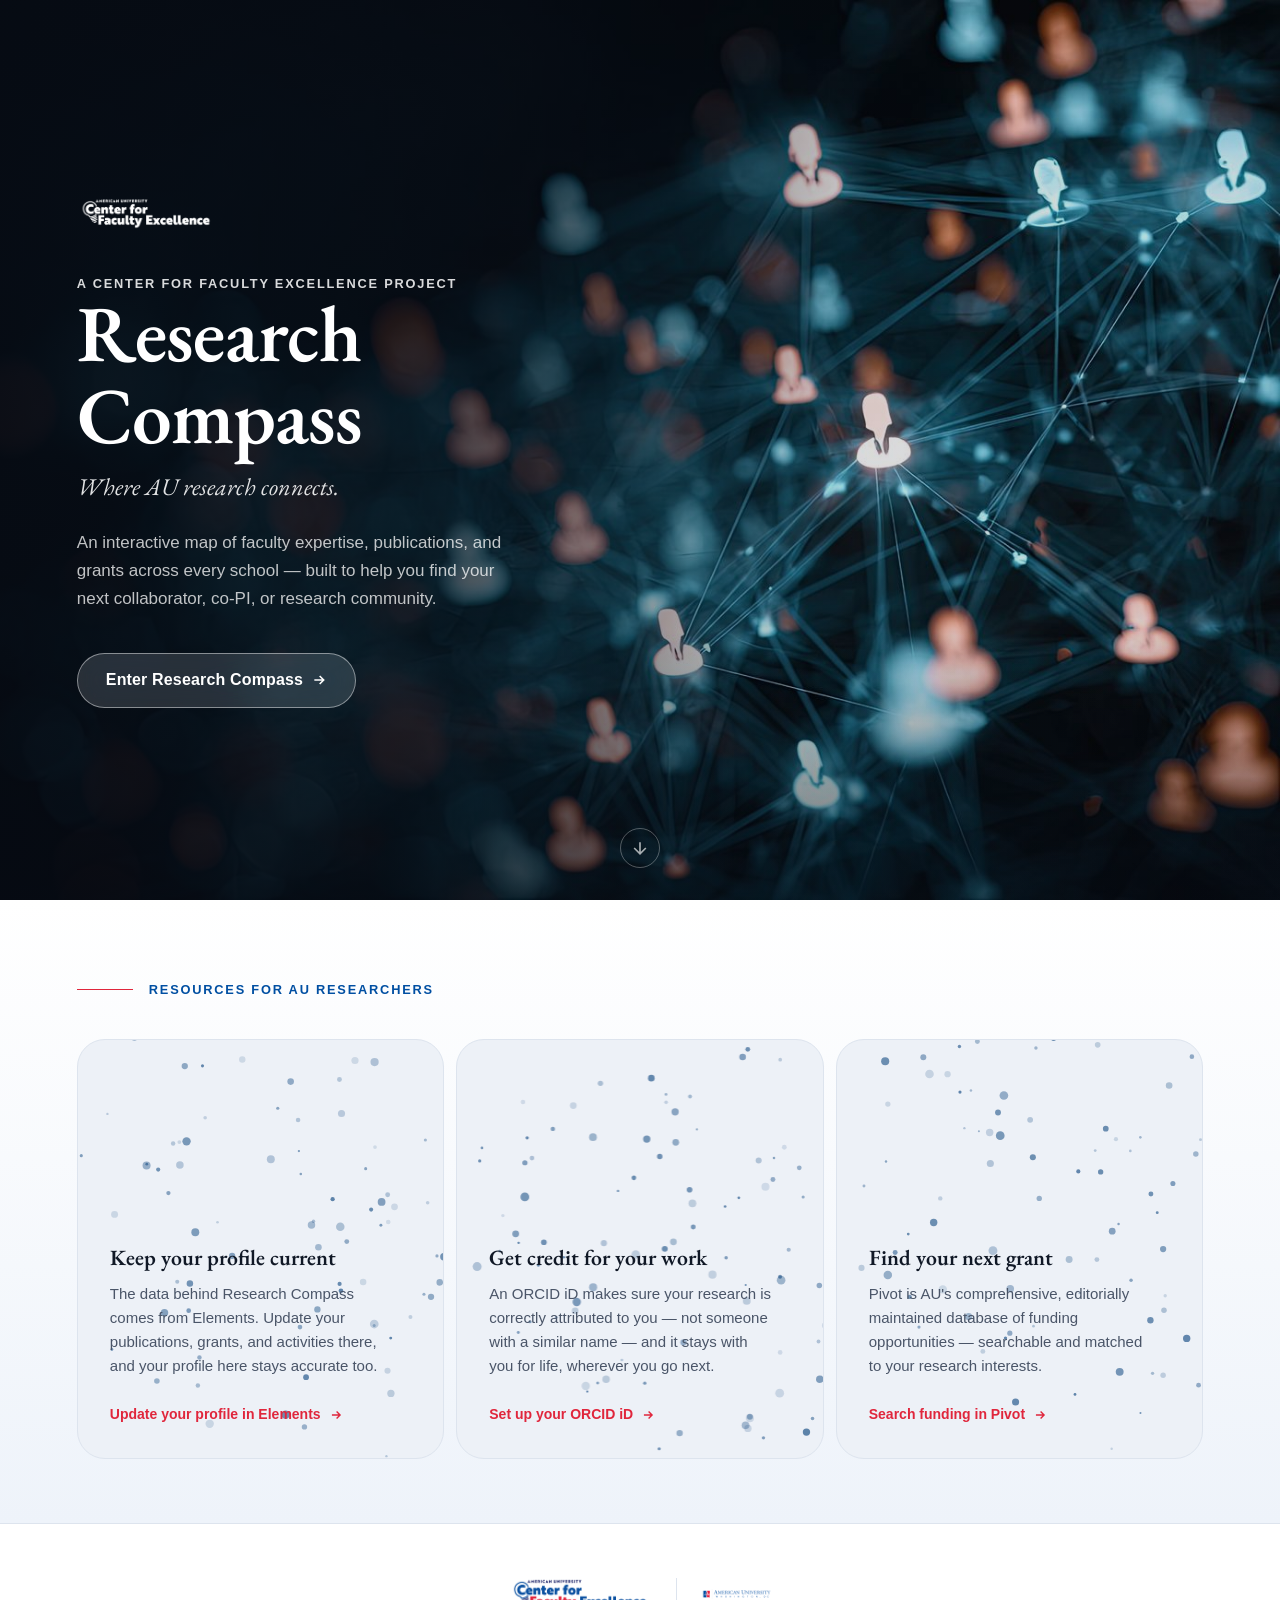
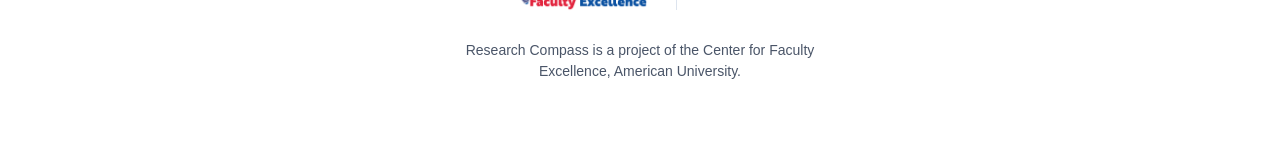
<file: index.html>
<!DOCTYPE html>
<html lang="en">
<head>
<meta charset="UTF-8">
<meta name="viewport" content="width=device-width, initial-scale=1.0">
<title>Research Compass — American University Faculty Research Network</title>
<meta name="description" content="Research Compass maps American University's research landscape — connecting faculty by shared expertise, publications, and grants. A project of the Center for Faculty Excellence.">
<link rel="preconnect" href="https://fonts.googleapis.com">
<link rel="preconnect" href="https://fonts.gstatic.com" crossorigin>
<link href="https://fonts.googleapis.com/css2?family=EB+Garamond:ital,wght@0,400..700;1,400..700&display=swap" rel="stylesheet">
<link rel="stylesheet" href="landing.css">
</head>
<body>

<a class="skip-link" href="#main">Skip to content</a>

<main id="main">

  <!-- HERO -->
  <section class="hero" aria-labelledby="hero-heading">
    <picture class="hero-media" aria-hidden="true">
      <source media="(max-width: 700px)" srcset="hero-mobile.jpg">
      <img src="hero-desktop.jpg" alt="" width="2880" height="976">
    </picture>
    <div class="hero-scrim"></div>
    <div class="hero-glow" id="hero-glow" aria-hidden="true"></div>

    <div class="hero-content">
      <img class="hero-logo" src="logos/CFELogoPNG-05.png" alt="American University Center for Faculty Excellence">

      <p class="eyebrow eyebrow--light reveal">A Center for Faculty Excellence project</p>
      <h1 id="hero-heading" class="hero-title reveal">Research Compass</h1>
      <p class="hero-tagline reveal">Where AU research connects.</p>
      <p class="hero-sub reveal">
        An interactive map of faculty expertise, publications, and grants across every
        school — built to help you find your next collaborator, co-PI, or research community.
      </p>
      <a class="btn btn-primary reveal" href="research-compass.html">
        Enter Research Compass
        <svg width="16" height="16" viewBox="0 0 24 24" fill="none" stroke="currentColor" stroke-width="2.4" aria-hidden="true"><path d="M5 12h14M13 6l6 6-6 6"/></svg>
      </a>
    </div>

    <a class="scroll-cue" href="#resources" aria-label="Scroll to resources">
      <svg width="20" height="20" viewBox="0 0 24 24" fill="none" stroke="currentColor" stroke-width="2"><path d="M12 5v14M5 12l7 7 7-7"/></svg>
    </a>
  </section>

  <!-- RESOURCES -->
  <section class="resources" id="resources" aria-labelledby="resources-heading">
    <div class="resources-inner">
      <div class="eyebrow-row reveal">
        <span class="rule"></span>
        <h2 id="resources-heading" class="eyebrow">Resources for AU researchers</h2>
      </div>

      <div class="card-grid">

        <a class="card reveal" href="https://myau.american.edu/academics/DAA/Pages/ElementsInformation.aspx" target="_blank" rel="noopener noreferrer" data-seed="1" aria-label="Update your profile in Elements (opens in a new tab)">
          <canvas class="card-particles card-particles--rest" aria-hidden="true"></canvas>
          <canvas class="card-particles card-particles--hover" aria-hidden="true"></canvas>
          <div class="card-body">
            <h3 class="card-title">Keep your profile current</h3>
            <p class="card-text">The data behind Research Compass comes from Elements. Update your publications, grants, and activities there, and your profile here stays accurate too.</p>
            <span class="card-cta">
              Update your profile in Elements
              <svg width="14" height="14" viewBox="0 0 24 24" fill="none" stroke="currentColor" stroke-width="2.4" aria-hidden="true"><path d="M5 12h14M13 6l6 6-6 6"/></svg>
            </span>
          </div>
        </a>

        <a class="card reveal" href="https://www.american.edu/library/services/orcid.cfm" target="_blank" rel="noopener noreferrer" data-seed="2" aria-label="Set up your ORCID iD (opens in a new tab)">
          <canvas class="card-particles card-particles--rest" aria-hidden="true"></canvas>
          <canvas class="card-particles card-particles--hover" aria-hidden="true"></canvas>
          <div class="card-body">
            <h3 class="card-title">Get credit for your work</h3>
            <p class="card-text">An ORCID iD makes sure your research is correctly attributed to you — not someone with a similar name — and it stays with you for life, wherever you go next.</p>
            <span class="card-cta">
              Set up your ORCID iD
              <svg width="14" height="14" viewBox="0 0 24 24" fill="none" stroke="currentColor" stroke-width="2.4" aria-hidden="true"><path d="M5 12h14M13 6l6 6-6 6"/></svg>
            </span>
          </div>
        </a>

        <a class="card reveal" href="https://pivot.proquest.com/funding_main" target="_blank" rel="noopener noreferrer" data-seed="3" aria-label="Search funding in Pivot (opens in a new tab)">
          <canvas class="card-particles card-particles--rest" aria-hidden="true"></canvas>
          <canvas class="card-particles card-particles--hover" aria-hidden="true"></canvas>
          <div class="card-body">
            <h3 class="card-title">Find your next grant</h3>
            <p class="card-text">Pivot is AU's comprehensive, editorially maintained database of funding opportunities — searchable and matched to your research interests.</p>
            <span class="card-cta">
              Search funding in Pivot
              <svg width="14" height="14" viewBox="0 0 24 24" fill="none" stroke="currentColor" stroke-width="2.4" aria-hidden="true"><path d="M5 12h14M13 6l6 6-6 6"/></svg>
            </span>
          </div>
        </a>

      </div>
    </div>
  </section>

  <!-- FOOTER -->
  <footer class="site-footer">
    <div class="footer-inner">
      <div class="footer-logos">
        <img src="logos/CFELogoPNG-03.png" alt="American University Center for Faculty Excellence" class="footer-logo footer-logo--cfe">
        <span class="footer-divider" aria-hidden="true"></span>
        <img src="logos/american-university-logo-02-freelogovectors.net_.png" alt="American University, Washington, DC" class="footer-logo footer-logo--au">
      </div>
      <p class="footer-text">Research Compass is a project of the Center for Faculty Excellence, American University.</p>
    </div>
  </footer>

</main>

<script src="landing.js"></script>
</body>
</html>
</file>
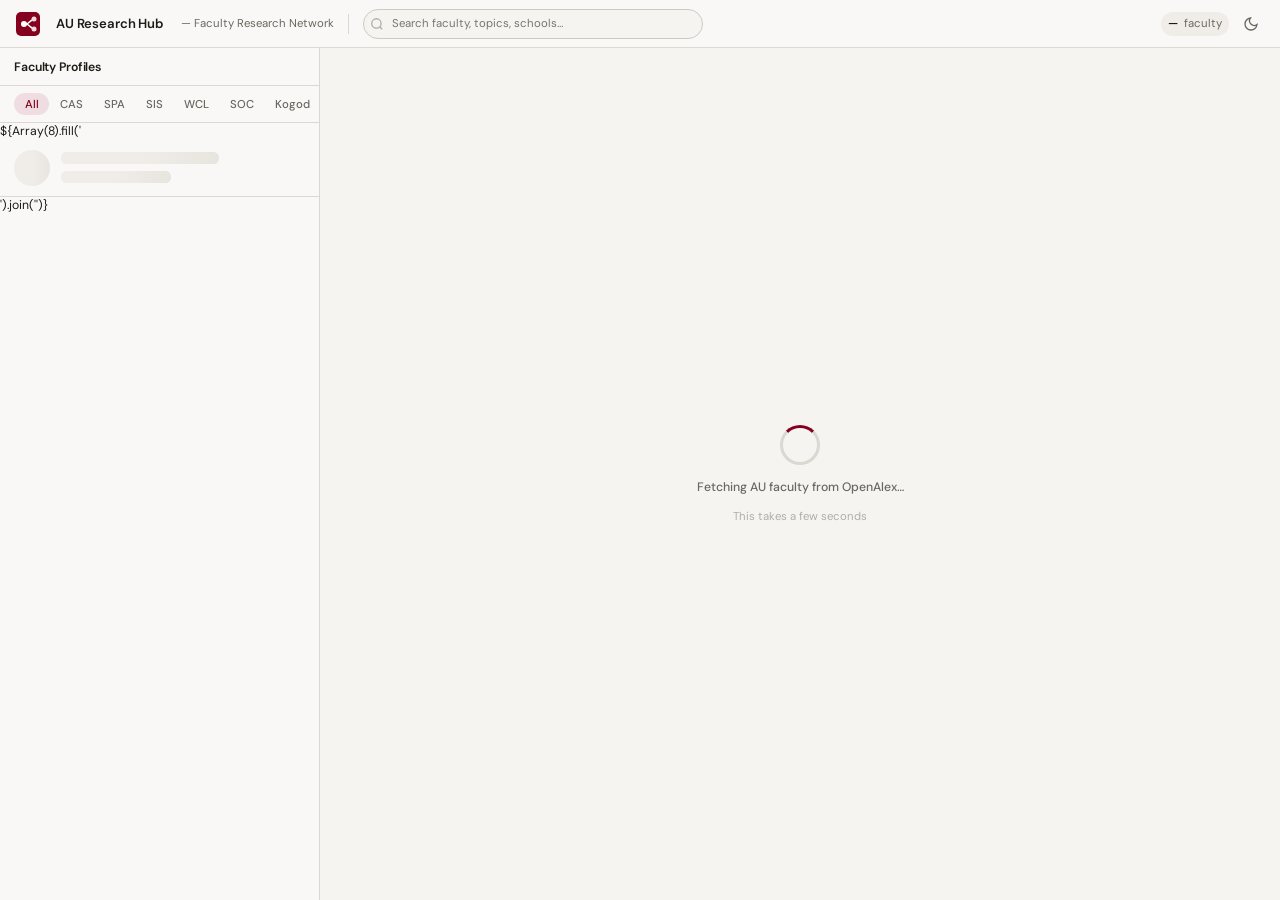
<file: au-faculty-network-v2.html>
<!DOCTYPE html>
<html lang="en">
<head>
<meta charset="UTF-8">
<meta name="viewport" content="width=device-width, initial-scale=1.0">
<title>AU Faculty Research Hub v2 — with Grant Data</title>
<link rel="preconnect" href="https://fonts.googleapis.com">
<link rel="preconnect" href="https://fonts.gstatic.com" crossorigin>
<link href="https://fonts.googleapis.com/css2?family=DM+Sans:ital,opsz,wght@0,9..40,300..700;1,9..40,300..700&display=swap" rel="stylesheet">
<script src="https://d3js.org/d3.v7.min.js"></script>
<style>
/* ============================================================
   ART DIRECTION: Academic research tool → precise, authoritative, warm
   Palette: AU red accent (#84001E) on warm neutrals
   Typography: DM Sans — clean, professional, legible at small sizes
   Density: dense (data-heavy dashboard)
   ============================================================ */

:root, [data-theme="light"] {
  --color-bg:             #f6f4f1;
  --color-surface:        #f9f8f6;
  --color-surface-2:      #fdfcfb;
  --color-surface-offset: #f0ede9;
  --color-surface-dynamic:#e8e4de;
  --color-divider:        #dbd8d2;
  --color-border:         #cec9c2;
  --color-text:           #1e1b16;
  --color-text-muted:     #6b6760;
  --color-text-faint:     #b0ada8;
  --color-text-inverse:   #f9f8f6;
  --color-primary:        #84001E;
  --color-primary-hover:  #6a0018;
  --color-primary-active: #500012;
  --color-primary-highlight: #f0dde1;
  --color-success:        #3a7a22;
  --color-gold:           #b07a00;
  --color-blue:           #005a8e;
  --color-purple:         #6a2faa;
  --color-teal:           #017070;
  --color-orange:         #b85c00;
  --radius-sm: 0.375rem;
  --radius-md: 0.5rem;
  --radius-lg: 0.75rem;
  --radius-xl: 1rem;
  --radius-full: 9999px;
  --shadow-sm: 0 1px 2px oklch(0.2 0.01 50 / 0.06);
  --shadow-md: 0 4px 12px oklch(0.2 0.01 50 / 0.09);
  --shadow-lg: 0 12px 32px oklch(0.2 0.01 50 / 0.13);
  --transition: 160ms cubic-bezier(0.16, 1, 0.3, 1);
  --font-body: 'DM Sans', 'Helvetica Neue', sans-serif;
  --text-xs:   clamp(0.75rem,  0.7rem  + 0.25vw, 0.8125rem);
  --text-sm:   clamp(0.8125rem,0.78rem + 0.2vw,  0.875rem);
  --text-base: clamp(0.875rem, 0.85rem + 0.2vw,  0.9375rem);
  --text-lg:   clamp(1rem,     0.95rem + 0.35vw, 1.125rem);
  --text-xl:   clamp(1.125rem, 1rem    + 0.75vw, 1.375rem);
  --space-1: 0.25rem; --space-2: 0.5rem; --space-3: 0.75rem;
  --space-4: 1rem;    --space-5: 1.25rem;--space-6: 1.5rem;
  --space-8: 2rem;    --space-10: 2.5rem;--space-12: 3rem;
}
[data-theme="dark"] {
  --color-bg:             #141210;
  --color-surface:        #1a1714;
  --color-surface-2:      #1e1c19;
  --color-surface-offset: #1c1a17;
  --color-surface-dynamic:#2a2825;
  --color-divider:        #242220;
  --color-border:         #363330;
  --color-text:           #ccc9c4;
  --color-text-muted:     #766f67;
  --color-text-faint:     #504c47;
  --color-text-inverse:   #2a2724;
  --color-primary:        #e05a7a;
  --color-primary-hover:  #f07090;
  --color-primary-active: #f890a8;
  --color-primary-highlight: #3a1f24;
  --color-success:        #5faa3f;
  --color-gold:           #e8af34;
  --color-blue:           #5591c7;
  --color-purple:         #a86fdf;
  --color-teal:           #4f98a3;
  --color-orange:         #fdab43;
  --shadow-sm: 0 1px 2px oklch(0 0 0 / 0.25);
  --shadow-md: 0 4px 12px oklch(0 0 0 / 0.35);
  --shadow-lg: 0 12px 32px oklch(0 0 0 / 0.45);
}
@media (prefers-color-scheme: dark) {
  :root:not([data-theme]) {
    --color-bg: #141210; --color-surface: #1a1714; --color-surface-2: #1e1c19;
    --color-surface-offset: #1c1a17; --color-surface-dynamic: #2a2825;
    --color-divider: #242220; --color-border: #363330;
    --color-text: #ccc9c4; --color-text-muted: #766f67; --color-text-faint: #504c47;
    --color-text-inverse: #2a2724;
    --color-primary: #e05a7a; --color-primary-hover: #f07090; --color-primary-active: #f890a8;
    --color-primary-highlight: #3a1f24;
    --shadow-sm: 0 1px 2px oklch(0 0 0 / 0.25);
    --shadow-md: 0 4px 12px oklch(0 0 0 / 0.35);
    --shadow-lg: 0 12px 32px oklch(0 0 0 / 0.45);
  }
}

*, *::before, *::after { box-sizing: border-box; margin: 0; padding: 0; }
html, body { height: 100%; overflow: hidden; font-family: var(--font-body); font-size: var(--text-sm); color: var(--color-text); background: var(--color-bg); -webkit-font-smoothing: antialiased; }
button { cursor: pointer; border: none; background: none; font: inherit; color: inherit; }
input { font: inherit; color: inherit; }
a { color: var(--color-primary); text-decoration: none; }
a:hover { text-decoration: underline; }
::selection { background: oklch(from var(--color-primary) l c h / 0.18); color: var(--color-text); }
:focus-visible { outline: 2px solid var(--color-primary); outline-offset: 2px; border-radius: var(--radius-sm); }
@media (prefers-reduced-motion: reduce) { *, *::before, *::after { animation-duration: 0.01ms !important; transition-duration: 0.01ms !important; } }

/* ── App Shell ── */
.app {
  display: grid;
  grid-template-columns: 320px 1fr;
  grid-template-rows: 48px 1fr;
  height: 100dvh;
}

/* ── Top Bar ── */
.topbar {
  grid-column: 1 / -1;
  display: flex;
  align-items: center;
  gap: var(--space-4);
  padding: 0 var(--space-4);
  background: var(--color-surface);
  border-bottom: 1px solid var(--color-divider);
  z-index: 20;
}
.topbar-logo {
  display: flex;
  align-items: center;
  gap: var(--space-2);
  flex-shrink: 0;
}
.topbar-logo svg { width: 28px; height: 28px; }
.topbar-title {
  font-size: var(--text-base);
  font-weight: 600;
  letter-spacing: -0.01em;
  white-space: nowrap;
}
.topbar-subtitle {
  font-size: var(--text-xs);
  color: var(--color-text-muted);
  margin-left: var(--space-1);
  display: none;
}
@media (min-width: 700px) { .topbar-subtitle { display: inline; } }
.topbar-divider { width: 1px; height: 20px; background: var(--color-divider); flex-shrink: 0; }
.topbar-search {
  flex: 1;
  max-width: 340px;
  position: relative;
}
.topbar-search input {
  width: 100%;
  height: 30px;
  padding: 0 var(--space-3) 0 var(--space-8);
  background: var(--color-bg);
  border: 1px solid var(--color-border);
  border-radius: var(--radius-full);
  font-size: var(--text-xs);
  outline: none;
  transition: border-color var(--transition), box-shadow var(--transition);
}
.topbar-search input:focus { border-color: var(--color-primary); box-shadow: 0 0 0 3px oklch(from var(--color-primary) l c h / 0.12); }
.topbar-search .search-icon {
  position: absolute;
  left: var(--space-2);
  top: 50%;
  transform: translateY(-50%);
  color: var(--color-text-faint);
  pointer-events: none;
}
.topbar-actions { display: flex; align-items: center; gap: var(--space-2); margin-left: auto; }
.btn-icon {
  width: 30px; height: 30px;
  display: flex; align-items: center; justify-content: center;
  border-radius: var(--radius-md);
  color: var(--color-text-muted);
  transition: background var(--transition), color var(--transition);
}
.btn-icon:hover { background: var(--color-surface-offset); color: var(--color-text); }
.stat-pill {
  display: flex; align-items: center; gap: var(--space-1);
  padding: 0 var(--space-2);
  height: 24px;
  background: var(--color-surface-offset);
  border-radius: var(--radius-full);
  font-size: var(--text-xs);
  color: var(--color-text-muted);
  white-space: nowrap;
}
.stat-pill strong { color: var(--color-text); font-weight: 600; }

/* ── Left Panel: Profiles Directory ── */
.profiles-panel {
  grid-column: 1;
  grid-row: 2;
  display: flex;
  flex-direction: column;
  background: var(--color-surface);
  border-right: 1px solid var(--color-divider);
  overflow: hidden;
}
.panel-header {
  padding: var(--space-3) var(--space-4);
  border-bottom: 1px solid var(--color-divider);
  display: flex;
  align-items: center;
  justify-content: space-between;
  flex-shrink: 0;
}
.panel-header h2 {
  font-size: var(--text-sm);
  font-weight: 600;
  letter-spacing: -0.01em;
}
.panel-tabs {
  display: flex;
  gap: 0;
  padding: var(--space-2) var(--space-4);
  border-bottom: 1px solid var(--color-divider);
  flex-shrink: 0;
  overflow-x: auto;
}
.panel-tab {
  padding: var(--space-1) var(--space-3);
  font-size: var(--text-xs);
  font-weight: 500;
  border-radius: var(--radius-full);
  color: var(--color-text-muted);
  white-space: nowrap;
  transition: background var(--transition), color var(--transition);
}
.panel-tab:hover { background: var(--color-surface-offset); color: var(--color-text); }
.panel-tab.active { background: var(--color-primary-highlight); color: var(--color-primary); }
.panel-tab.active:hover { background: var(--color-primary-highlight); }
.profiles-list {
  flex: 1;
  overflow-y: auto;
  overscroll-behavior: contain;
}
.profile-card {
  display: flex;
  align-items: flex-start;
  gap: var(--space-3);
  padding: var(--space-3) var(--space-4);
  border-bottom: 1px solid var(--color-divider);
  cursor: pointer;
  transition: background var(--transition);
  position: relative;
}
.profile-card:hover { background: var(--color-surface-offset); }
.profile-card.active { background: var(--color-primary-highlight); }
.profile-avatar {
  width: 36px; height: 36px;
  border-radius: var(--radius-full);
  display: flex; align-items: center; justify-content: center;
  font-weight: 700;
  font-size: var(--text-sm);
  flex-shrink: 0;
  color: white;
}
.profile-info { flex: 1; min-width: 0; }
.profile-name {
  font-size: var(--text-sm);
  font-weight: 600;
  letter-spacing: -0.01em;
  white-space: nowrap;
  overflow: hidden;
  text-overflow: ellipsis;
}
.profile-dept {
  font-size: var(--text-xs);
  color: var(--color-text-muted);
  margin-top: 1px;
  white-space: nowrap;
  overflow: hidden;
  text-overflow: ellipsis;
}
.profile-meta {
  display: flex;
  gap: var(--space-2);
  margin-top: var(--space-1);
  flex-wrap: wrap;
}
.profile-badge {
  font-size: 11px;
  padding: 1px var(--space-2);
  border-radius: var(--radius-full);
  font-weight: 500;
  background: var(--color-surface-offset);
  color: var(--color-text-muted);
  border: 1px solid var(--color-border);
}
.profile-stat {
  font-size: 11px;
  color: var(--color-text-muted);
  display: flex; align-items: center; gap: 2px;
}
.profile-seeking {
  position: absolute;
  top: var(--space-3);
  right: var(--space-3);
  width: 8px; height: 8px;
  border-radius: 50%;
  background: var(--color-success);
  border: 2px solid var(--color-surface);
  title: "Open to collaboration";
}
/* skeleton */
@keyframes shimmer { 0%{background-position:-200% 0} 100%{background-position:200% 0} }
.skeleton {
  background: linear-gradient(90deg, var(--color-surface-offset) 25%, var(--color-surface-dynamic) 50%, var(--color-surface-offset) 75%);
  background-size: 200% 100%;
  animation: shimmer 1.4s ease-in-out infinite;
  border-radius: var(--radius-sm);
}
.skel-card { padding: var(--space-3) var(--space-4); display:flex; gap:var(--space-3); border-bottom:1px solid var(--color-divider); }
.skel-avatar { width:36px; height:36px; border-radius:50%; flex-shrink:0; }
.skel-lines { flex:1; display:flex; flex-direction:column; gap:var(--space-2); padding-top:2px; }
.skel-line { height:12px; }

/* ── Right Panel: Network Map ── */
.network-panel {
  grid-column: 2;
  grid-row: 2;
  display: flex;
  flex-direction: column;
  overflow: hidden;
  position: relative;
}
.network-toolbar {
  display: flex;
  align-items: center;
  gap: var(--space-3);
  padding: var(--space-2) var(--space-4);
  background: var(--color-surface);
  border-bottom: 1px solid var(--color-divider);
  flex-shrink: 0;
  flex-wrap: wrap;
}
.toolbar-label {
  font-size: var(--text-xs);
  color: var(--color-text-muted);
  font-weight: 500;
  white-space: nowrap;
}
.filter-chips {
  display: flex;
  gap: var(--space-1);
  flex-wrap: wrap;
}
.chip {
  padding: 3px var(--space-3);
  font-size: var(--text-xs);
  font-weight: 500;
  border-radius: var(--radius-full);
  border: 1px solid var(--color-border);
  background: var(--color-surface-2);
  color: var(--color-text-muted);
  cursor: pointer;
  transition: all var(--transition);
  white-space: nowrap;
}
.chip:hover { border-color: var(--color-primary); color: var(--color-primary); }
.chip.active { background: var(--color-primary); border-color: var(--color-primary); color: white; }
.toolbar-sep { width:1px; height:18px; background:var(--color-divider); flex-shrink:0; }
.slider-group { display:flex; align-items:center; gap:var(--space-2); }
.slider-group input[type=range] {
  width: 80px;
  accent-color: var(--color-primary);
  cursor: pointer;
}
.btn-reset {
  padding: 4px var(--space-3);
  font-size: var(--text-xs);
  font-weight: 500;
  border-radius: var(--radius-md);
  border: 1px solid var(--color-border);
  background: var(--color-surface-2);
  color: var(--color-text-muted);
  transition: all var(--transition);
  margin-left: auto;
}
.btn-reset:hover { border-color: var(--color-text-muted); color: var(--color-text); }

/* ── SVG Canvas ── */
#network-svg {
  flex: 1;
  width: 100%;
  height: 100%;
  display: block;
  cursor: grab;
}
#network-svg:active { cursor: grabbing; }

/* ── Profile Detail Drawer ── */
.detail-drawer {
  position: absolute;
  top: 0; right: 0;
  width: 340px;
  height: 100%;
  background: var(--color-surface-2);
  border-left: 1px solid var(--color-divider);
  display: flex;
  flex-direction: column;
  transform: translateX(100%);
  transition: transform 280ms cubic-bezier(0.16, 1, 0.3, 1);
  z-index: 10;
  overflow: hidden;
  box-shadow: var(--shadow-lg);
}
.detail-drawer.open { transform: translateX(0); }
.drawer-header {
  padding: var(--space-4);
  border-bottom: 1px solid var(--color-divider);
  display: flex;
  align-items: flex-start;
  gap: var(--space-3);
  flex-shrink: 0;
}
.drawer-avatar {
  width: 48px; height: 48px;
  border-radius: var(--radius-full);
  display: flex; align-items: center; justify-content: center;
  font-weight: 700;
  font-size: var(--text-lg);
  color: white;
  flex-shrink: 0;
}
.drawer-name-block { flex: 1; min-width: 0; }
.drawer-name { font-size: var(--text-lg); font-weight: 700; letter-spacing: -0.02em; line-height: 1.2; }
.drawer-dept { font-size: var(--text-xs); color: var(--color-text-muted); margin-top: 2px; }
.drawer-school-badge {
  display: inline-block;
  margin-top: var(--space-1);
  padding: 2px var(--space-2);
  border-radius: var(--radius-full);
  font-size: 11px;
  font-weight: 600;
  color: white;
}
.btn-close-drawer {
  width: 28px; height: 28px;
  display: flex; align-items: center; justify-content: center;
  border-radius: var(--radius-md);
  color: var(--color-text-muted);
  flex-shrink: 0;
  transition: background var(--transition);
}
.btn-close-drawer:hover { background: var(--color-surface-offset); color: var(--color-text); }
.drawer-stats {
  display: grid;
  grid-template-columns: 1fr 1fr 1fr;
  gap: 1px;
  background: var(--color-divider);
  flex-shrink: 0;
}
.drawer-stat {
  padding: var(--space-3);
  background: var(--color-surface-2);
  text-align: center;
}
.drawer-stat-value {
  font-size: var(--text-xl);
  font-weight: 700;
  letter-spacing: -0.02em;
  font-variant-numeric: tabular-nums;
}
.drawer-stat-label {
  font-size: var(--text-xs);
  color: var(--color-text-muted);
  margin-top: 1px;
}
.drawer-body {
  flex: 1;
  overflow-y: auto;
  overscroll-behavior: contain;
  padding: var(--space-4);
}
.drawer-section-title {
  font-size: var(--text-xs);
  font-weight: 600;
  text-transform: uppercase;
  letter-spacing: 0.06em;
  color: var(--color-text-muted);
  margin-bottom: var(--space-2);
  margin-top: var(--space-4);
}
.drawer-section-title:first-child { margin-top: 0; }
.topic-chips { display: flex; flex-wrap: wrap; gap: var(--space-1); margin-bottom: var(--space-2); }
.topic-chip {
  padding: 3px var(--space-2);
  font-size: 11px;
  border-radius: var(--radius-full);
  background: var(--color-surface-offset);
  color: var(--color-text-muted);
  border: 1px solid var(--color-border);
}
.pub-item {
  padding: var(--space-2) 0;
  border-bottom: 1px solid var(--color-divider);
  font-size: var(--text-xs);
  line-height: 1.5;
}
.pub-item:last-child { border-bottom: none; }
.pub-title { color: var(--color-text); font-weight: 500; }
.pub-meta { color: var(--color-text-muted); margin-top: 2px; }
.collab-item {
  display: flex;
  align-items: center;
  gap: var(--space-2);
  padding: var(--space-2) var(--space-2);
  border-radius: var(--radius-md);
  cursor: pointer;
  transition: background var(--transition);
  text-decoration: none;
  color: inherit;
}
.collab-item:hover { background: var(--color-surface-offset); }
.collab-avatar {
  width: 28px; height: 28px;
  border-radius: var(--radius-full);
  display: flex; align-items: center; justify-content: center;
  font-size: 11px; font-weight: 700; color: white;
  flex-shrink: 0;
}
.collab-name { font-size: var(--text-xs); font-weight: 600; }
.collab-shared { font-size: 11px; color: var(--color-text-muted); }
.drawer-openalex-link {
  display: flex;
  align-items: center;
  gap: var(--space-1);
  padding: var(--space-3) var(--space-4);
  border-top: 1px solid var(--color-divider);
  font-size: var(--text-xs);
  color: var(--color-text-muted);
  text-decoration: none;
  flex-shrink: 0;
  transition: background var(--transition);
}
.drawer-openalex-link:hover { background: var(--color-surface-offset); color: var(--color-text); text-decoration: none; }

/* ── Loading overlay ── */
.loading-overlay {
  position: absolute;
  inset: 0;
  display: flex;
  flex-direction: column;
  align-items: center;
  justify-content: center;
  background: var(--color-bg);
  z-index: 30;
  gap: var(--space-4);
  transition: opacity 400ms ease;
}
.loading-overlay.hidden { opacity: 0; pointer-events: none; }
.loading-spinner {
  width: 40px; height: 40px;
  border: 3px solid var(--color-divider);
  border-top-color: var(--color-primary);
  border-radius: 50%;
  animation: spin 0.8s linear infinite;
}
@keyframes spin { to { transform: rotate(360deg); } }
.loading-text { font-size: var(--text-sm); color: var(--color-text-muted); font-weight: 500; }
.loading-sub { font-size: var(--text-xs); color: var(--color-text-faint); }

/* ── Empty / Error states ── */
.empty-state {
  display: flex; flex-direction: column; align-items: center;
  justify-content: center; padding: var(--space-10); text-align: center;
  color: var(--color-text-muted); height: 200px;
}
.empty-state svg { color: var(--color-text-faint); margin-bottom: var(--space-3); }
.empty-state p { font-size: var(--text-xs); max-width: 22ch; }

/* ── D3 network styles ── */
.node circle { stroke-width: 1.5; cursor: pointer; transition: opacity 200ms; }
.node circle:hover { stroke-width: 2.5; }
.node text { pointer-events: none; font-family: var(--font-body); }
.node-label { opacity: 0; transition: opacity 200ms; }
.link { stroke-opacity: 0.3; transition: stroke-opacity 200ms; cursor: pointer; }
.link.highlighted { stroke-opacity: 0.85; }
.grant-link { stroke-opacity: 0.6; transition: stroke-opacity 200ms; cursor: pointer; }
.grant-link.highlighted { stroke-opacity: 1; }
.grant-link.dimmed { stroke-opacity: 0.04; }
.node.dimmed circle { opacity: 0.15; }
.node.dimmed text { opacity: 0.08; }
.link.dimmed { stroke-opacity: 0.04; }

/* ── Grant cards in drawer ── */
.grant-item { padding: var(--space-2) 0; border-bottom: 1px solid var(--color-divider); }
.grant-item:last-child { border-bottom: none; }
.grant-header { display: flex; align-items: flex-start; gap: var(--space-2); margin-bottom: 3px; }
.grant-agency {
  font-size: 10px; font-weight: 700; padding: 1px 6px;
  border-radius: var(--radius-full); flex-shrink: 0;
  letter-spacing: 0.04em; color: white;
}
.grant-agency.NIH  { background: #2563a8; }
.grant-agency.NSF  { background: #1a6b3a; }
.grant-agency.FED  { background: #7c3aed; }
.grant-title { font-size: var(--text-xs); font-weight: 500; color: var(--color-text); line-height: 1.4; }
.grant-meta  { font-size: 11px; color: var(--color-text-muted); margin-top: 2px; }

/* ── Legend + source toggles in toolbar ── */
.legend-item { display: flex; align-items: center; gap: 5px; font-size: var(--text-xs); color: var(--color-text-muted); white-space: nowrap; }
.legend-line { width: 18px; height: 3px; border-radius: 2px; flex-shrink: 0; }
.source-toggle {
  display: flex; align-items: center; gap: 5px;
  padding: 3px var(--space-3); font-size: var(--text-xs); font-weight: 500;
  border-radius: var(--radius-full); border: 1px solid var(--color-border);
  background: var(--color-surface-2); color: var(--color-text-muted);
  cursor: pointer; transition: all var(--transition);
}
.source-toggle .dot { width: 7px; height: 7px; border-radius: 50%; background: currentColor; flex-shrink: 0; }
.source-toggle.pub.active  { border-color: var(--color-primary); color: var(--color-primary); }
.source-toggle.grant.active { border-color: var(--color-gold);    color: var(--color-gold); }

/* ── View filter chips (All / Publications / Grants) ── */
.view-chip { padding: 3px var(--space-3); font-size: var(--text-xs); font-weight: 500; border-radius: var(--radius-full); border: 1px solid var(--color-border); background: var(--color-surface-2); color: var(--color-text-muted); cursor: pointer; transition: all var(--transition); white-space: nowrap; }
.view-chip:hover { border-color: var(--color-text-muted); color: var(--color-text); }
.view-chip.active[data-view="all"]          { background: var(--color-text); border-color: var(--color-text); color: var(--color-surface); }
.view-chip.active[data-view="publications"] { background: var(--color-primary); border-color: var(--color-primary); color: white; }
.view-chip.active[data-view="grants"]       { background: var(--color-gold); border-color: var(--color-gold); color: white; }

/* ── Grant-only stub nodes in profile list ── */
.profile-card.grant-only { border-left: 3px solid var(--color-gold); }
.grant-only-badge { font-size: 10px; padding: 1px 6px; border-radius: var(--radius-full); border: 1px solid var(--color-gold); color: var(--color-gold); background: color-mix(in srgb, var(--color-gold) 8%, transparent); font-weight: 600; }

/* ── Tooltip ── */
.net-tooltip {
  position: absolute;
  pointer-events: none;
  background: var(--color-surface-2);
  border: 1px solid var(--color-border);
  border-radius: var(--radius-md);
  padding: var(--space-2) var(--space-3);
  font-size: var(--text-xs);
  box-shadow: var(--shadow-md);
  max-width: 200px;
  z-index: 5;
  opacity: 0;
  transition: opacity 120ms;
}
.net-tooltip.visible { opacity: 1; }
.net-tooltip strong { display: block; font-weight: 600; margin-bottom: 2px; }
</style>
</head>
<body>

<div class="app" id="app">

  <!-- TOP BAR -->
  <header class="topbar" role="banner">
    <div class="topbar-logo" aria-label="AU Faculty Research Hub">
      <svg viewBox="0 0 28 28" fill="none" aria-hidden="true">
        <rect x="2" y="2" width="24" height="24" rx="5" fill="var(--color-primary)"/>
        <circle cx="10" cy="14" r="3" fill="white"/>
        <circle cx="20" cy="9" r="2.5" fill="white" opacity="0.85"/>
        <circle cx="20" cy="19" r="2.5" fill="white" opacity="0.85"/>
        <line x1="13" y1="14" x2="17.5" y2="10.3" stroke="white" stroke-width="1.5" stroke-linecap="round"/>
        <line x1="13" y1="14" x2="17.5" y2="17.7" stroke="white" stroke-width="1.5" stroke-linecap="round"/>
      </svg>
    </div>
    <span class="topbar-title">AU Research Hub</span>
    <span class="topbar-subtitle">— Faculty Research Network</span>
    <div class="topbar-divider"></div>
    <div class="topbar-search">
      <svg class="search-icon" width="14" height="14" viewBox="0 0 24 24" fill="none" stroke="currentColor" stroke-width="2.2" aria-hidden="true"><circle cx="11" cy="11" r="8"/><path d="m21 21-4.35-4.35"/></svg>
      <input type="search" id="global-search" placeholder="Search faculty, topics, schools…" aria-label="Search faculty">
    </div>
    <div class="topbar-actions">
      <div class="stat-pill" id="stat-faculty"><strong id="stat-count">—</strong>&nbsp;faculty</div>
      <div class="stat-pill" id="stat-connections" style="display:none"><strong id="conn-count">—</strong>&nbsp;connections</div>
      <div class="stat-pill" id="stat-grants" style="display:none"><strong id="grant-count">—</strong>&nbsp;grants</div>
      <button class="btn-icon" id="theme-toggle" data-theme-toggle aria-label="Toggle dark mode">
        <svg width="16" height="16" viewBox="0 0 24 24" fill="none" stroke="currentColor" stroke-width="2"><path d="M21 12.79A9 9 0 1 1 11.21 3 7 7 0 0 0 21 12.79z"/></svg>
      </button>
    </div>
  </header>

  <!-- PROFILES PANEL (left) -->
  <aside class="profiles-panel" aria-label="Faculty directory">
    <div class="panel-header">
      <h2>Faculty Profiles</h2>
      <span id="filtered-count" style="font-size:var(--text-xs);color:var(--color-text-muted)"></span>
    </div>
    <nav class="panel-tabs" role="tablist" aria-label="Filter by school">
      <button class="panel-tab active" role="tab" data-school="ALL" aria-selected="true">All</button>
      <button class="panel-tab" role="tab" data-school="CAS">CAS</button>
      <button class="panel-tab" role="tab" data-school="SPA">SPA</button>
      <button class="panel-tab" role="tab" data-school="SIS">SIS</button>
      <button class="panel-tab" role="tab" data-school="WCL">WCL</button>
      <button class="panel-tab" role="tab" data-school="SOC">SOC</button>
      <button class="panel-tab" role="tab" data-school="Kogod">Kogod</button>
      <button class="panel-tab" role="tab" data-school="SOE">SOE</button>
    </nav>
    <div class="profiles-list" id="profiles-list" role="list" aria-label="Faculty list">
      <!-- skeleton placeholders -->
      <div id="skeletons">
        ${Array(8).fill('<div class="skel-card"><div class="skeleton skel-avatar"></div><div class="skel-lines"><div class="skeleton skel-line" style="width:65%"></div><div class="skeleton skel-line" style="width:45%"></div></div></div>').join('')}
      </div>
    </div>
  </aside>

  <!-- NETWORK PANEL (right) -->
  <main class="network-panel" aria-label="Research collaboration network">
    <div class="network-toolbar" role="toolbar" aria-label="Network controls">
      <span class="toolbar-label">School:</span>
      <div class="filter-chips" id="net-school-filters" role="group" aria-label="Filter by school">
        <button class="chip active" data-school="ALL">All</button>
        <button class="chip" data-school="CAS">CAS</button>
        <button class="chip" data-school="SPA">SPA</button>
        <button class="chip" data-school="SIS">SIS</button>
        <button class="chip" data-school="WCL">WCL</button>
        <button class="chip" data-school="SOC">SOC</button>
        <button class="chip" data-school="Kogod">Kogod</button>
        <button class="chip" data-school="SOE">SOE</button>
      </div>
      <div class="toolbar-sep"></div>
      <div class="slider-group">
        <span class="toolbar-label">Min. connections:</span>
        <input type="range" id="strength-slider" min="1" max="5" value="1" aria-label="Minimum shared topics">
        <span class="toolbar-label" id="strength-val">1</span>
      </div>
      <div class="toolbar-sep"></div>
      <span class="toolbar-label">View:</span>
      <button class="view-chip active" data-view="all" id="view-all">All</button>
      <button class="view-chip" data-view="publications" id="view-publications">Publications</button>
      <button class="view-chip" data-view="grants" id="view-grants">Grants</button>
      <div class="toolbar-sep"></div>
      <div class="legend-item">
        <div class="legend-line" style="background:var(--color-primary)"></div>
        <span>Shared topics</span>
      </div>
      <div class="legend-item">
        <div class="legend-line" style="background:var(--color-gold)"></div>
        <span>Shared grants</span>
      </div>
      <div class="legend-item">
        <svg width="14" height="14" viewBox="0 0 14 14" fill="none" aria-hidden="true">
          <circle cx="7" cy="7" r="6" stroke="var(--color-gold)" stroke-width="1.8"/>
        </svg>
        <span>Has grant</span>
      </div>
      <div class="legend-item">
        <svg width="14" height="14" viewBox="0 0 14 14" fill="none" aria-hidden="true">
          <circle cx="7" cy="7" r="6" stroke="var(--color-gold)" stroke-width="1.5" stroke-dasharray="3,2"/>
        </svg>
        <span>Grant record only</span>
      </div>
      <button class="btn-reset" id="reset-view">Reset View</button>
    </div>
    <svg id="network-svg" aria-label="Faculty collaboration network graph">
      <g id="svg-root"></g>
    </svg>
    <!-- Profile Detail Drawer -->
    <aside class="detail-drawer" id="detail-drawer" aria-label="Faculty detail" aria-hidden="true">
      <div class="drawer-header" id="drawer-header">
        <div class="drawer-avatar" id="drawer-avatar"></div>
        <div class="drawer-name-block">
          <div class="drawer-name" id="drawer-name"></div>
          <div class="drawer-dept" id="drawer-dept"></div>
          <span class="drawer-school-badge" id="drawer-school-badge"></span>
        </div>
        <button class="btn-close-drawer" id="close-drawer" aria-label="Close detail panel">
          <svg width="16" height="16" viewBox="0 0 24 24" fill="none" stroke="currentColor" stroke-width="2.2"><path d="M18 6 6 18M6 6l12 12"/></svg>
        </button>
      </div>
      <div class="drawer-stats" id="drawer-stats"></div>
      <div class="drawer-body" id="drawer-body"></div>
      <a class="drawer-openalex-link" id="drawer-openalex-link" target="_blank" rel="noopener noreferrer">
        <svg width="13" height="13" viewBox="0 0 24 24" fill="none" stroke="currentColor" stroke-width="2"><path d="M18 13v6a2 2 0 0 1-2 2H5a2 2 0 0 1-2-2V8a2 2 0 0 1 2-2h6"/><polyline points="15 3 21 3 21 9"/><line x1="10" y1="14" x2="21" y2="3"/></svg>
        View full profile on OpenAlex
      </a>
    </aside>
    <div class="net-tooltip" id="net-tooltip"></div>
    <!-- Loading overlay -->
    <div class="loading-overlay" id="loading-overlay" aria-live="polite">
      <div class="loading-spinner"></div>
      <div class="loading-text" id="loading-text">Fetching AU faculty from OpenAlex…</div>
      <div class="loading-sub" id="loading-sub">This takes a few seconds</div>
    </div>
  </main>
</div>

<script>
// ============================================================
//  DATA & STATE
// ============================================================
const AU_INSTITUTION = 'I181401687';
const API_BASE = 'https://api.openalex.org';
const MAILTO = 'research@american.edu';

const SCHOOL_COLORS = {
  'CAS':          '#84001E',
  'SPA':          '#005a8e',
  'SIS':          '#017070',
  'WCL':          '#3a7a22',
  'SOC':          '#c2185b',
  'Kogod':        '#6a2faa',
  'SOE':          '#455a64',
  'Other':        '#6b6760',
  'Grant Record': '#9a6e00'   // grant-only stub nodes
};

// Topic keyword → school scoring (score each school, pick highest)
const TOPIC_SCHOOL_MAP = [
  { keywords: ['international relations','foreign policy','diplomacy','geopolitics','global governance','transnational','human security','development aid','asylum','refugee'], school: 'SIS', weight: 3 },
  { keywords: ['international','global','foreign','conflict','war','peace','migration','multilateral'], school: 'SIS', weight: 1 },
  { keywords: ['constitutional law','criminal law','litigation','legal theory','judicial','tort','contract law','international law','intellectual property law'], school: 'WCL', weight: 3 },
  { keywords: ['law','legal','justice','court','constitutional','criminal','rights'], school: 'WCL', weight: 1 },
  { keywords: ['public administration','public policy','government reform','nonprofit','regulatory','electoral system','congress','senate'], school: 'SPA', weight: 3 },
  { keywords: ['public admin','governance','government','policy','politics','election','democracy','budget'], school: 'SPA', weight: 1 },
  { keywords: ['journalism','broadcast','public relations','advertising','digital media','film studies','media literacy'], school: 'SOC', weight: 3 },
  { keywords: ['communication','media','journalism','film'], school: 'SOC', weight: 1 },
  { keywords: ['corporate finance','accounting','supply chain','consumer behavior','organizational behavior','entrepreneurship'], school: 'Kogod', weight: 3 },
  { keywords: ['business','management','finance','marketing','economics','trade'], school: 'Kogod', weight: 1 },
  { keywords: ['curriculum development','special education','higher education policy','teacher training','educational assessment'], school: 'SOE', weight: 3 },
  { keywords: ['education','teaching','learning','pedagogy','student'], school: 'SOE', weight: 1 },
];

function inferSchool(author) {
  const allTopicText = (author.topics || []).map(t => (t.display_name||'').toLowerCase()).join(' ');
  const scores = {};
  for (const { keywords, school, weight } of TOPIC_SCHOOL_MAP) {
    const hits = keywords.filter(k => allTopicText.includes(k)).length;
    if (hits > 0) scores[school] = (scores[school] || 0) + hits * weight;
  }
  if (Object.keys(scores).length === 0) return 'CAS';
  return Object.entries(scores).sort((a, b) => b[1] - a[1])[0][0];
}

function getInitials(name) {
  return name.split(' ').filter(Boolean).map(p => p[0]).slice(0,2).join('').toUpperCase();
}

const state = {
  authors: [],
  links: [],        // publication topic links
  grantLinks: [],   // grant co-PI / shared-grant links
  grants: [],       // all grants fetched
  selectedSchool: 'ALL',  // single source of truth — drives both sidebar and network
  minStrength: 1,
  activeAuthorId: null,
  searchQuery: '',
  simulation: null,
  zoom: null,
  viewMode: 'all',       // 'all' | 'publications' | 'grants'
  _hasAutoFit: false,
};

// ============================================================
//  FETCH DATA
// ============================================================
async function fetchPage(page) {
  const url = `${API_BASE}/authors?filter=last_known_institutions.id:${AU_INSTITUTION},works_count:>3&sort=cited_by_count:desc&per_page=100&page=${page}&select=id,display_name,works_count,cited_by_count,topics&mailto=${MAILTO}`;
  const res = await fetch(url);
  if (!res.ok) throw new Error('API error');
  return res.json();
}

async function loadAllFaculty() {
  setLoadingText('Fetching AU faculty from OpenAlex…', 'Loading page 1…');
  const first = await fetchPage(1);
  const total = first.meta.count;
  const pages = Math.ceil(Math.min(total, 400) / 100);
  let all = [...first.results];
  for (let p = 2; p <= pages; p++) {
    setLoadingText(`Loading faculty…`, `Page ${p} of ${pages} — ${all.length} loaded so far`);
    const d = await fetchPage(p);
    all = all.concat(d.results);
  }
  return all.slice(0, 400);
}

function setLoadingText(main, sub='') {
  document.getElementById('loading-text').textContent = main;
  document.getElementById('loading-sub').textContent = sub;
}

async function buildLinks(authors) {
  const links = [];
  const n = authors.length;
  const CHUNK = 25; // yield to UI every 25 outer iterations
  for (let i = 0; i < n; i++) {
    const aTopics = new Set((authors[i].topics || []).map(t => t.id));
    for (let j = i + 1; j < n; j++) {
      const shared = (authors[j].topics || []).filter(t => aTopics.has(t.id));
      if (shared.length >= 1) {
        links.push({
          source: authors[i].id,
          target: authors[j].id,
          strength: shared.length,
          sharedTopics: shared.slice(0, 5).map(t => t.display_name)
        });
      }
    }
    // Yield to browser event loop periodically to prevent freeze
    if (i > 0 && i % CHUNK === 0) {
      const pct = Math.round((i / n) * 100);
      setLoadingText('Building collaboration graph…', `Finding connections… ${pct}%`);
      await new Promise(r => setTimeout(r, 0));
    }
  }
  return links;
}

// ============================================================
//  GRANT DATA — Fetch + Match + Build Links
// ============================================================

// Normalize a name to [first, last] lowercase tokens for matching
function normalizeName(name) {
  return (name || '').toLowerCase().replace(/[^a-z\s\-]/g, '').trim().split(/\s+/).filter(Boolean);
}

// Match a PI name string to a faculty author object (fuzzy: last name + first initial)
function matchPIToFaculty(piName, authors) {
  const parts = normalizeName(piName);
  if (parts.length < 2) return null;
  const piLast  = parts[parts.length - 1];
  const piFirst = parts[0][0];
  return authors.find(a => {
    const ap = normalizeName(a.display_name);
    if (ap.length < 2) return false;
    return ap[ap.length - 1] === piLast && ap[0][0] === piFirst;
  }) || null;
}

// NIH Reporter API v2
async function fetchNIHGrants() {
  try {
    const payload = {
      criteria: {
        org_names: ['AMERICAN UNIVERSITY'],
        fiscal_years: [2019, 2020, 2021, 2022, 2023, 2024, 2025]
      },
      include_fields: ['ProjectNum','ProjectTitle','PrincipalInvestigators','FiscalYear','AwardAmount','AgencyCode','Terms'],
      limit: 500, offset: 0
    };
    const res = await fetch('https://api.reporter.nih.gov/v2/projects/search', {
      method: 'POST',
      headers: { 'Content-Type': 'application/json' },
      body: JSON.stringify(payload)
    });
    if (!res.ok) throw new Error('NIH API error');
    const data = await res.json();
    return (data.results || []).map(g => ({
      // NIH Reporter v2 returns fields in the same casing as include_fields (PascalCase)
      id: g.project_num || g.ProjectNum || String(Math.random()),
      title: g.ProjectTitle || g.project_title || '',
      pis: ((g.PrincipalInvestigators || g.principal_investigators) || [])
            .map(pi => `${pi.first_name||pi.FirstName||''} ${pi.last_name||pi.LastName||''}`.trim())
            .filter(Boolean),
      year: g.FiscalYear || g.fiscal_year,
      amount: g.AwardAmount || g.award_amount || 0,
      agency: 'NIH',
      terms: ((g.Terms || g.terms) || '').split(';').map(t => t.trim()).filter(Boolean).slice(0, 8)
    }));
  } catch(e) {
    console.warn('NIH fetch failed:', e.message);
    return [];
  }
}

// NSF Award Search API
async function fetchNSFGrants() {
  try {
    const params = new URLSearchParams({
      institution: 'american university',
      dateStart: '01/01/2019',
      printFields: 'id,title,pdPIName,startDate,fundsObligatedAmt,abstractText',
      offset: 1
    });
    const res = await fetch(`https://api.nsf.gov/services/v1/awards.json?${params}`);
    if (!res.ok) throw new Error('NSF API error');
    const data = await res.json();
    return (data.response?.award || []).map(g => {
      // NSF name format is often "Last, First" — normalize
      let piName = g.pdPIName || '';
      if (piName.includes(',')) {
        const [last, first] = piName.split(',').map(s => s.trim());
        piName = `${first} ${last}`;
      }
      return {
        id: g.id || String(Math.random()),
        title: g.title || '',
        pis: piName ? [piName] : [],
        year: g.startDate ? parseInt(g.startDate.slice(-4)) : null,
        amount: parseInt(g.fundsObligatedAmt || 0),
        agency: 'NSF',
        terms: []
      };
    });
  } catch(e) {
    console.warn('NSF fetch failed:', e.message);
    return [];
  }
}

// USASpending.gov — returns grants by recipient (no PI names, so used for award totals)
async function fetchUSASpendingGrants() {
  try {
    const payload = {
      filters: {
        recipient_search_text: ['American University'],
        award_type_codes: ['02','03','04','05'],
        time_period: [{ start_date: '2019-01-01', end_date: '2025-12-31' }]
      },
      fields: ['Award ID','Award Amount','Description','awarding_agency','Start Date','recipient_name'],
      limit: 100, page: 1,
      sort: 'Award Amount', order: 'desc'
    };
    const res = await fetch('https://api.usaspending.gov/api/v2/search/spending_by_award/', {
      method: 'POST',
      headers: { 'Content-Type': 'application/json' },
      body: JSON.stringify(payload)
    });
    if (!res.ok) throw new Error('USASpending API error');
    const data = await res.json();
    // USASpending summary doesn't include PI names — return grants with agency info only
    return (data.results || []).map(g => ({
      id: g['Award ID'] || String(Math.random()),
      title: g['Description'] || 'Federal Grant',
      pis: [], // no PI names in summary view
      year: g['Start Date'] ? parseInt(g['Start Date'].slice(0,4)) : null,
      amount: Math.round(g['Award Amount'] || 0),
      agency: 'FED',
      awardingAgency: (g['awarding_agency'] || 'Federal Agency'),
      terms: []
    }));
  } catch(e) {
    console.warn('USASpending fetch failed:', e.message);
    return [];
  }
}

// Build grant-based links between faculty who share a grant (co-PIs)
// Step A: attach grants to already-known authors (for drawer display + gold ring)
function attachGrantsToAuthors(authors, grants) {
  grants.forEach(grant => {
    grant.pis.forEach(pi => {
      const matched = matchPIToFaculty(pi, authors);
      if (matched) {
        matched.grants = matched.grants || [];
        if (!matched.grants.find(g => g.id === grant.id)) {
          matched.grants.push(grant);
        }
        matched._hasGrant = true;
      }
    });
  });
}

// Step B: create lightweight stub nodes for PIs not found in OpenAlex
function buildGrantOnlyNodes(authors, grants) {
  const existingIds = new Set(authors.map(a => a.id));
  const stubs = new Map(); // key → stub author object

  grants.forEach(grant => {
    grant.pis.forEach(pi => {
      const matched = matchPIToFaculty(pi, authors);
      if (!matched) {
        // Normalise the PI name into a stable key
        const key = pi.trim().toLowerCase().replace(/\s+/g, '-');
        if (!stubs.has(key)) {
          const displayName = pi.trim()
            .split(/\s+/)
            .map(w => w.charAt(0).toUpperCase() + w.slice(1).toLowerCase())
            .join(' ');
          stubs.set(key, {
            id: `grant-only-${key}`,
            display_name: displayName,
            school: 'Grant Record',
            works_count: 0,
            cited_by_count: 0,
            topics: [],
            grants: [],
            _grantOnly: true,
            _hasGrant: true
          });
        }
        const stub = stubs.get(key);
        if (!stub.grants.find(g => g.id === grant.id)) {
          stub.grants.push(grant);
        }
      }
    });
  });

  return Array.from(stubs.values());
}

// Step C: build gold edges between any two faculty (or stubs) on the same grant
function buildGrantLinks(authors, grants) {
  const links = [];
  const seen = new Set();

  grants.forEach(grant => {
    const matched = grant.pis
      .map(pi => {
        // Try real authors first, then stubs (which are already in the authors array by now)
        return matchPIToFaculty(pi, authors);
      })
      .filter(Boolean);

    for (let i = 0; i < matched.length; i++) {
      for (let j = i + 1; j < matched.length; j++) {
        const key = [matched[i].id, matched[j].id].sort().join('||');
        if (!seen.has(key)) {
          seen.add(key);
          links.push({
            source: matched[i].id,
            target: matched[j].id,
            strength: 2,
            type: 'grant',
            agencies: [grant.agency],
            grantTitles: [grant.title.slice(0, 80)]
          });
        } else {
          const existing = links.find(l => [l.source, l.target].sort().join('||') === key);
          if (existing) {
            existing.strength++;
            if (!existing.agencies.includes(grant.agency)) existing.agencies.push(grant.agency);
            if (existing.grantTitles.length < 3) existing.grantTitles.push(grant.title.slice(0, 80));
          }
        }
      }
    }
  });

  return links;
}

// ============================================================
//  PROFILES LIST
// ============================================================
function renderProfilesList() {
  const list = document.getElementById('profiles-list');
  const skeletons = document.getElementById('skeletons');
  if (skeletons) skeletons.remove();

  const q = state.searchQuery.toLowerCase();
  let filtered = state.authors.filter(a => {
    if (state.selectedSchool !== 'ALL' && a.school !== state.selectedSchool) return false;
    // viewMode filtering mirrors what the network shows
    if (state.viewMode === 'grants' && !a._hasGrant) return false;
    if (state.viewMode === 'publications' && a._grantOnly) return false;
    if (q) {
      const topics = (a.topics||[]).map(t=>t.display_name||'').join(' ').toLowerCase();
      const grantText = (a.grants||[]).map(g=>g.title+' '+g.agency).join(' ').toLowerCase();
      return a.display_name.toLowerCase().includes(q) || topics.includes(q) || grantText.includes(q);
    }
    return true;
  });

  document.getElementById('filtered-count').textContent =
    filtered.length === state.authors.length ? '' : `${filtered.length} shown`;

  if (!filtered.length) {
    const emptyMsg = state.viewMode === 'grants'
      ? 'No grant records loaded yet — NIH/NSF data may still be fetching, or no AU grants were returned. Check the browser console (F12) for details.'
      : 'No faculty match your search';
    list.innerHTML = `<div class="empty-state"><svg width="32" height="32" viewBox="0 0 24 24" fill="none" stroke="currentColor" stroke-width="1.5" aria-hidden="true"><circle cx="11" cy="11" r="8"/><path d="m21 21-4.35-4.35"/></svg><p>${emptyMsg}</p></div>`;
    return;
  }

  list.innerHTML = filtered.map(a => {
    const color = SCHOOL_COLORS[a.school] || SCHOOL_COLORS.Other;
    const isGrantOnly = !!a._grantOnly;
    const hasGrant = !!a._hasGrant;
    const topTopics = (a.topics||[]).slice(0,2).map(t=>
      `<span class="profile-badge">${t.display_name}</span>`).join('');
    const grantBadge = isGrantOnly
      ? `<span class="grant-only-badge">Grant Record</span>`
      : hasGrant
        ? `<span class="grant-only-badge" style="border-color:var(--color-gold);color:var(--color-gold);">🏛 Has Grant</span>`
        : '';
    const isActive = a.id === state.activeAuthorId;
    const cardClass = `profile-card${isActive?' active':''}${isGrantOnly?' grant-only':''}`;
    // Grant-only stubs show agency names instead of publication stats
    const metaContent = isGrantOnly
      ? `${grantBadge}<span class="profile-stat">${(a.grants||[]).length} grant${(a.grants||[]).length!==1?'s':''}</span>`
      : `${topTopics}${grantBadge}
          <span class="profile-stat">
            <svg width="11" height="11" viewBox="0 0 24 24" fill="none" stroke="currentColor" stroke-width="2" aria-hidden="true"><path d="M2 3h6a4 4 0 0 1 4 4v14a3 3 0 0 0-3-3H2z"/><path d="M22 3h-6a4 4 0 0 0-4 4v14a3 3 0 0 1 3-3h7z"/></svg>
            ${a.works_count}
          </span>
          <span class="profile-stat">
            <svg width="11" height="11" viewBox="0 0 24 24" fill="none" stroke="currentColor" stroke-width="2" aria-hidden="true"><polyline points="22 12 18 12 15 21 9 3 6 12 2 12"/></svg>
            ${(a.cited_by_count||0).toLocaleString()}
          </span>`;
    return `<div class="${cardClass}" role="listitem" data-id="${a.id}" tabindex="0" aria-pressed="${isActive}">
      <div class="profile-avatar" style="background:${color};${isGrantOnly?'border:2px dashed var(--color-gold);':''}">${getInitials(a.display_name)}</div>
      <div class="profile-info">
        <div class="profile-name">${a.display_name}</div>
        <div class="profile-dept">${isGrantOnly ? 'Grant Record' : a.school}</div>
        <div class="profile-meta">${metaContent}</div>
      </div>
    </div>`;
  }).join('');

  list.querySelectorAll('.profile-card').forEach(card => {
    card.addEventListener('click', () => selectAuthor(card.dataset.id));
    card.addEventListener('keydown', e => { if (e.key==='Enter'||e.key===' ') { e.preventDefault(); selectAuthor(card.dataset.id); }});
  });
}

// ============================================================
//  AUTHOR SELECTION — syncs both panels
// ============================================================
function selectAuthor(id) {
  state.activeAuthorId = id;
  const author = state.authors.find(a => a.id === id);
  if (!author) return;
  // If this author is hidden by the current school filter, clear it so they appear
  if (state.selectedSchool !== 'ALL' && author.school !== state.selectedSchool) {
    setSchoolFilter('ALL');
  } else {
    renderProfilesList();
  }
  openDrawer(author);
  highlightNode(id);
  // Scroll left panel card into view
  const card = document.querySelector(`.profile-card[data-id="${id}"]`);
  if (card) card.scrollIntoView({ block: 'nearest', behavior: 'smooth' });
  // Pan to node in network if it exists
  if (nodeSel && state.zoom && svgSel) {
    nodeSel.each(d => {
      if (d.id === id && d.x != null) {
        const svg = document.getElementById('network-svg');
        const W = svg.clientWidth || 800;
        const H = svg.clientHeight || 600;
        // Get current scale, keep it, just center on node
        const currentT = d3.zoomTransform(svg);
        const scale = Math.max(currentT.k, 1.2);
        svgSel.transition().duration(500).call(
          state.zoom.transform,
          d3.zoomIdentity.translate(W / 2 - scale * d.x, H / 2 - scale * d.y).scale(scale)
        );
      }
    });
  }
}

// ============================================================
//  DETAIL DRAWER
// ============================================================
function openDrawer(author) {
  const color = SCHOOL_COLORS[author.school] || SCHOOL_COLORS.Other;
  document.getElementById('drawer-avatar').style.background = color;
  document.getElementById('drawer-avatar').textContent = getInitials(author.display_name);
  document.getElementById('drawer-name').textContent = author.display_name;
  document.getElementById('drawer-dept').textContent = author.school;
  const badge = document.getElementById('drawer-school-badge');
  badge.textContent = author.school;
  badge.style.background = color;

  // Stats
  const connections = state.links.filter(l =>
    (l.source.id||l.source) === author.id || (l.target.id||l.target) === author.id
  ).length;
  document.getElementById('drawer-stats').innerHTML = `
    <div class="drawer-stat">
      <div class="drawer-stat-value">${(author.works_count||0).toLocaleString()}</div>
      <div class="drawer-stat-label">Works</div>
    </div>
    <div class="drawer-stat">
      <div class="drawer-stat-value">${formatCitations(author.cited_by_count||0)}</div>
      <div class="drawer-stat-label">Citations</div>
    </div>
    <div class="drawer-stat">
      <div class="drawer-stat-value">${connections}</div>
      <div class="drawer-stat-label">Connections</div>
    </div>`;

  // Body: topics + collaborators
  const topics = (author.topics||[]).slice(0,10);
  const topicHtml = topics.length ? `
    <div class="drawer-section-title">Research Areas</div>
    <div class="topic-chips">${topics.map(t=>`<span class="topic-chip">${t.display_name}</span>`).join('')}</div>` : '';

  const collabLinks = state.links
    .filter(l => (l.source.id||l.source)===author.id || (l.target.id||l.target)===author.id)
    .sort((a,b) => b.strength - a.strength)
    .slice(0, 15);

  const collabHtml = collabLinks.length ? `
    <div class="drawer-section-title">Potential Collaborators (${collabLinks.length})</div>
    ${collabLinks.map(link => {
      const otherId = (link.source.id||link.source) === author.id ? (link.target.id||link.target) : (link.source.id||link.source);
      const other = state.authors.find(a => a.id === otherId);
      if (!other) return '';
      const otherColor = SCHOOL_COLORS[other.school] || SCHOOL_COLORS.Other;
      return `<div class="collab-item" data-id="${other.id}" role="button" tabindex="0" aria-label="View ${other.display_name}'s profile">
        <div class="collab-avatar" style="background:${otherColor}">${getInitials(other.display_name)}</div>
        <div>
          <div class="collab-name">${other.display_name}</div>
          <div class="collab-shared">${link.strength} shared topic${link.strength>1?'s':''}: ${(link.sharedTopics||[]).slice(0,2).join(', ')}</div>
        </div>
      </div>`;
    }).join('')}` : '';

  // Grants section
  const authorGrants = (author.grants || []).sort((a,b) => (b.year||0)-(a.year||0));
  const grantHtml = authorGrants.length ? `
    <div class="drawer-section-title">Grants (${authorGrants.length})</div>
    <div class="grants-list">
      ${authorGrants.slice(0,8).map(g => `
        <div class="grant-item">
          <div class="grant-header">
            <span class="grant-agency ${g.agency}">${g.agency === 'FED' ? (g.awardingAgency||'Federal').split(' ')[0].slice(0,6).toUpperCase() : g.agency}</span>
            <span class="grant-title">${g.title || 'Untitled Grant'}</span>
          </div>
          <div class="grant-meta">
            ${g.year ? g.year : ''}${g.amount > 0 ? (g.year ? ' · ' : '') + '$' + g.amount.toLocaleString() : ''}
          </div>
        </div>`).join('')}
      ${authorGrants.length > 8 ? `<div class="grant-meta" style="padding:var(--space-2) 0">+ ${authorGrants.length - 8} more grants</div>` : ''}
    </div>` : '';

  document.getElementById('drawer-body').innerHTML = topicHtml + grantHtml + collabHtml;
  document.getElementById('drawer-openalex-link').href = author.id;

  document.getElementById('drawer-body').querySelectorAll('.collab-item').forEach(el => {
    el.addEventListener('click', () => selectAuthor(el.dataset.id));
    el.addEventListener('keydown', e => { if(e.key==='Enter'||e.key===' '){e.preventDefault(); selectAuthor(el.dataset.id);}});
  });

  const drawer = document.getElementById('detail-drawer');
  drawer.classList.add('open');
  drawer.removeAttribute('aria-hidden');
}

function closeDrawer() {
  document.getElementById('detail-drawer').classList.remove('open');
  document.getElementById('detail-drawer').setAttribute('aria-hidden', 'true');
  state.activeAuthorId = null;
  clearHighlight();
  renderProfilesList();
}

function formatCitations(n) {
  if (n >= 1000) return (n/1000).toFixed(1).replace('.0','') + 'k';
  return n.toString();
}

// ============================================================
//  D3 NETWORK
// ============================================================
let svgSel, gRoot, linkSel, grantLinkSel, nodeSel, simulation;

function initNetwork() {
  const svg = document.getElementById('network-svg');
  svgSel = d3.select(svg);
  gRoot = d3.select('#svg-root');

  state.zoom = d3.zoom()
    .scaleExtent([0.1, 8])
    .on('zoom', e => gRoot.attr('transform', e.transform));
  svgSel.call(state.zoom);
}

function renderNetwork() {
  const svg = document.getElementById('network-svg');
  const W = svg.clientWidth || 800;
  const H = svg.clientHeight || 600;

  const q = state.searchQuery.toLowerCase();
  let filteredAuthors = state.authors.filter(a => {
    if (state.selectedSchool !== 'ALL' && a.school !== state.selectedSchool) return false;
    return true;
  });

  // Apply viewMode: 'grants' hides pure-OpenAlex nodes with no grants
  if (state.viewMode === 'grants') {
    filteredAuthors = filteredAuthors.filter(a => a._hasGrant);
  } else if (state.viewMode === 'publications') {
    filteredAuthors = filteredAuthors.filter(a => !a._grantOnly);
  }

  const filteredIds = new Set(filteredAuthors.map(a => a.id));
  let filteredLinks = (state.viewMode === 'grants' ? [] : state.links).filter(l => {
    const s = l.source.id || l.source;
    const t = l.target.id || l.target;
    return filteredIds.has(s) && filteredIds.has(t) && l.strength >= state.minStrength;
  });

  // Show connection count
  document.getElementById('stat-connections').style.display = '';
  document.getElementById('conn-count').textContent = filteredLinks.length;

  gRoot.selectAll('*').remove();
  if (simulation) simulation.stop();

  // ── Publication topic links (grey → red) ──
  const linkG = gRoot.append('g').attr('class','links');
  linkSel = linkG.selectAll('line')
    .data(state.viewMode !== 'grants' ? filteredLinks : [])
    .enter().append('line')
    .attr('class','link')
    .attr('stroke', d => d.strength >= 4 ? 'var(--color-primary)' : d.strength >= 2 ? '#8a8580' : '#bbb8b4')
    .attr('stroke-opacity', d => d.strength >= 4 ? 0.5 : d.strength >= 2 ? 0.35 : 0.22)
    .attr('stroke-width', d => d.strength >= 4 ? Math.min(d.strength * 0.7, 4) : Math.min(d.strength * 0.6, 2))
    .on('mouseenter', (event, d) => {
      const src = typeof d.source === 'object' ? d.source.display_name : d.source;
      const tgt = typeof d.target === 'object' ? d.target.display_name : d.target;
      const topics = (d.sharedTopics || []).slice(0, 3).join(', ');
      const tt = document.getElementById('net-tooltip');
      tt.innerHTML = `<strong>${src} ↔ ${tgt}</strong>${d.strength} shared topic${d.strength > 1 ? 's' : ''}: ${topics}`;
      tt.classList.add('visible');
      moveTooltip(event);
    })
    .on('mousemove', moveTooltip)
    .on('mouseleave', hideTooltip);

  // ── Grant links (gold) — drawn on top of pub links ──
  const filteredGrantLinks = state.grantLinks.filter(l => {
    const s = l.source.id || l.source;
    const t = l.target.id || l.target;
    return filteredIds.has(s) && filteredIds.has(t);
  });
  const grantLinkG = gRoot.append('g').attr('class','grant-links');
  grantLinkSel = grantLinkG.selectAll('line')
    .data(state.viewMode !== 'publications' ? filteredGrantLinks : [])
    .enter().append('line')
    .attr('class','grant-link')
    .attr('stroke', 'var(--color-gold)')
    .attr('stroke-width', d => Math.min(1.5 + d.strength * 0.5, 4))
    .on('mouseenter', (event, d) => {
      const src = typeof d.source === 'object' ? d.source.display_name : d.source;
      const tgt = typeof d.target === 'object' ? d.target.display_name : d.target;
      const agencies = (d.agencies || []).join(' + ');
      const titles = (d.grantTitles || []).slice(0,2).join('; ');
      const tt = document.getElementById('net-tooltip');
      tt.innerHTML = `<strong>🏛 ${src} ↔ ${tgt}</strong>${agencies} grant co-investigators${titles ? ': ' + titles : ''}`;
      tt.classList.add('visible');
      moveTooltip(event);
    })
    .on('mousemove', moveTooltip)
    .on('mouseleave', hideTooltip);

  // Draw nodes
  const nodeG = gRoot.append('g').attr('class','nodes');
  nodeSel = nodeG.selectAll('g.node')
    .data(filteredAuthors, d => d.id)
    .enter().append('g')
    .attr('class','node')
    .call(d3.drag()
      .on('start', dragStarted)
      .on('drag', dragged)
      .on('end', dragEnded));

  const nodeR = d => Math.max(6, Math.min(20, 4 + Math.sqrt(d.works_count || 1) * 1.2));

  nodeSel.append('circle')
    .attr('r', nodeR)
    .attr('fill', d => SCHOOL_COLORS[d.school] || SCHOOL_COLORS.Other)
    .attr('stroke', 'rgba(255,255,255,0.5)')
    .attr('stroke-width', 1.5);

  // Gold ring for grant-matched nodes (solid = OpenAlex + grant; dashed = grant-only stub)
  nodeSel.filter(d => d._hasGrant)
    .append('circle')
    .attr('r', d => nodeR(d) + 4)
    .attr('fill', 'none')
    .attr('stroke', 'var(--color-gold)')
    .attr('stroke-width', d => d._grantOnly ? 1.5 : 2)
    .attr('stroke-dasharray', d => d._grantOnly ? '3,2' : null)
    .attr('pointer-events', 'none')
    .attr('opacity', 0.85);

  // Initials inside node — visible at r > 9
  nodeSel.append('text')
    .text(d => nodeR(d) >= 9 ? getInitials(d.display_name) : '')
    .attr('text-anchor', 'middle')
    .attr('dominant-baseline', 'central')
    .attr('font-size', d => Math.max(6, nodeR(d) * 0.58))
    .attr('font-weight', '700')
    .attr('font-family', 'var(--font-body)')
    .attr('fill', 'rgba(255,255,255,0.92)')
    .attr('pointer-events', 'none');

  // Name label below node (hidden by default, shown at high zoom via CSS)
  nodeSel.append('text')
    .attr('class', 'node-label')
    .text(d => d.display_name.split(' ').slice(-1)[0]) // last name only
    .attr('text-anchor', 'middle')
    .attr('dy', d => nodeR(d) + 10)
    .attr('font-size', 8)
    .attr('fill', 'var(--color-text-muted)')
    .attr('pointer-events', 'none');

  nodeSel.on('mouseenter', (event, d) => showTooltip(event, d))
    .on('mousemove', (event) => moveTooltip(event))
    .on('mouseleave', hideTooltip)
    .on('click', (event, d) => { event.stopPropagation(); selectAuthor(d.id); });

  // Simulation
  simulation = d3.forceSimulation(filteredAuthors)
    .force('link', d3.forceLink(filteredLinks).id(d => d.id).distance(70).strength(0.3))
    .force('charge', d3.forceManyBody().strength(-160))
    .force('center', d3.forceCenter(W/2, H/2))
    .force('collision', d3.forceCollide().radius(d => Math.max(7, Math.sqrt(d.works_count||1)*1.3 + 5)))
    .alphaDecay(0.028)
    .on('tick', ticked)
    .on('end', () => {
      // Auto-fit only on initial render (not on filter changes)
      if (!state._hasAutoFit) {
        state._hasAutoFit = true;
        resetView();
      }
    });

  state.simulation = simulation;

  // Click on background = deselect
  svgSel.on('click', () => { closeDrawer(); });
}

function ticked() {
  const pos = d => ({ x1: d.source.x||0, y1: d.source.y||0, x2: d.target.x||0, y2: d.target.y||0 });
  if (linkSel)      linkSel.attr('x1',d=>d.source.x||0).attr('y1',d=>d.source.y||0).attr('x2',d=>d.target.x||0).attr('y2',d=>d.target.y||0);
  if (grantLinkSel) grantLinkSel.attr('x1',d=>d.source.x||0).attr('y1',d=>d.source.y||0).attr('x2',d=>d.target.x||0).attr('y2',d=>d.target.y||0);
  if (nodeSel)      nodeSel.attr('transform', d => `translate(${d.x||0},${d.y||0})`);
}

function dragStarted(event, d) {
  if (!event.active && simulation) simulation.alphaTarget(0.3).restart();
  d.fx = d.x; d.fy = d.y;
}
function dragged(event, d) { d.fx = event.x; d.fy = event.y; }
function dragEnded(event, d) {
  if (!event.active && simulation) simulation.alphaTarget(0);
  d.fx = null; d.fy = null;
}

function highlightNode(authorId) {
  if (!nodeSel) return;
  const connectedIds = new Set([authorId]);
  const checkLink = sel => sel && sel.each(d => {
    const s = d.source.id||d.source, t = d.target.id||d.target;
    if (s === authorId) connectedIds.add(t);
    if (t === authorId) connectedIds.add(s);
  });
  checkLink(linkSel);
  checkLink(grantLinkSel);
  nodeSel.classed('dimmed', d => !connectedIds.has(d.id));
  const applyLink = (sel, cls) => sel && sel
    .classed('dimmed', d => { const s=d.source.id||d.source,t=d.target.id||d.target; return s!==authorId&&t!==authorId; })
    .classed(cls, d => { const s=d.source.id||d.source,t=d.target.id||d.target; return s===authorId||t===authorId; });
  applyLink(linkSel, 'highlighted');
  applyLink(grantLinkSel, 'highlighted');
}

function clearHighlight() {
  if (nodeSel) nodeSel.classed('dimmed', false);
  if (linkSel) linkSel.classed('dimmed', false).classed('highlighted', false);
  if (grantLinkSel) grantLinkSel.classed('dimmed', false).classed('highlighted', false);
}

// Tooltip
function showTooltip(event, d) {
  const tt = document.getElementById('net-tooltip');
  const connCount = state.links.filter(l => (l.source.id||l.source)===d.id||(l.target.id||l.target)===d.id).length;
  tt.innerHTML = `<strong>${d.display_name}</strong>${d.school} · ${d.works_count} works · ${connCount} connections`;
  tt.classList.add('visible');
  moveTooltip(event);
}
function moveTooltip(event) {
  const tt = document.getElementById('net-tooltip');
  const rect = document.getElementById('network-svg').getBoundingClientRect();
  let x = event.clientX - rect.left + 12;
  let y = event.clientY - rect.top + 12;
  if (x + 200 > rect.width) x = event.clientX - rect.left - 212;
  tt.style.left = x + 'px';
  tt.style.top = y + 'px';
}
function hideTooltip() {
  document.getElementById('net-tooltip').classList.remove('visible');
}

// ============================================================
//  RESET VIEW — zoom-to-fit the actual graph bounds
// ============================================================
function resetView() {
  if (!state.zoom || !svgSel || !nodeSel) return;
  const svg = document.getElementById('network-svg');
  const W = svg.clientWidth || 800;
  const H = svg.clientHeight || 600;
  let minX = Infinity, maxX = -Infinity, minY = Infinity, maxY = -Infinity;
  nodeSel.each(d => {
    if (d.x != null) { minX = Math.min(minX, d.x); maxX = Math.max(maxX, d.x); }
    if (d.y != null) { minY = Math.min(minY, d.y); maxY = Math.max(maxY, d.y); }
  });
  if (!isFinite(minX)) {
    svgSel.transition().duration(500).call(state.zoom.transform, d3.zoomIdentity.translate(W/2, H/2));
    return;
  }
  const pad = 60;
  const gW = maxX - minX || 1;
  const gH = maxY - minY || 1;
  const scale = Math.min((W - pad * 2) / gW, (H - pad * 2) / gH, 2);
  const tx = W / 2 - scale * (minX + maxX) / 2;
  const ty = H / 2 - scale * (minY + maxY) / 2;
  svgSel.transition().duration(600).call(
    state.zoom.transform,
    d3.zoomIdentity.translate(tx, ty).scale(scale)
  );
}

// ============================================================
//  INIT & EVENT WIRING
// ============================================================
document.getElementById('close-drawer').addEventListener('click', closeDrawer);
document.getElementById('reset-view').addEventListener('click', resetView);

// View filter chips: All / Publications / Grants
document.querySelectorAll('.view-chip').forEach(btn => {
  btn.addEventListener('click', function() {
    state.viewMode = this.dataset.view;
    state._hasAutoFit = false; // re-fit on view change
    document.querySelectorAll('.view-chip').forEach(b => b.classList.remove('active'));
    this.classList.add('active');
    renderNetwork();
    renderProfilesList();
  });
});

// Keyboard shortcuts
document.addEventListener('keydown', e => {
  if (e.key === 'Escape') {
    if (document.getElementById('detail-drawer').classList.contains('open')) {
      closeDrawer();
    } else if (state.searchQuery) {
      state.searchQuery = '';
      document.getElementById('global-search').value = '';
      renderProfilesList();
      applySearchHighlight();
    }
  }
  // Keyboard shortcut: R = reset view
  if ((e.key === 'r' || e.key === 'R') && !e.target.closest('input')) {
    resetView();
  }
});

// Global search — updates left panel and highlights in network
document.getElementById('global-search').addEventListener('input', e => {
  state.searchQuery = e.target.value.trim();
  renderProfilesList();
  applySearchHighlight();
});

function applySearchHighlight() {
  if (!nodeSel || !linkSel) return;
  const q = state.searchQuery.toLowerCase();
  if (!q) {
    nodeSel.classed('dimmed', false);
    linkSel.classed('dimmed', false).classed('highlighted', false);
    return;
  }
  const matchIds = new Set(
    state.authors
      .filter(a =>
        a.display_name.toLowerCase().includes(q) ||
        (a.topics || []).some(t => (t.display_name || '').toLowerCase().includes(q)) ||
        a.school.toLowerCase().includes(q))
      .map(a => a.id)
  );
  nodeSel.classed('dimmed', d => !matchIds.has(d.id));
  linkSel
    .classed('highlighted', d => matchIds.has(d.source.id || d.source) && matchIds.has(d.target.id || d.target))
    .classed('dimmed', d => !matchIds.has(d.source.id || d.source) && !matchIds.has(d.target.id || d.target));
}

// Panel school tabs
// Shared school filter — syncs sidebar tabs, network chips, sidebar list, and network graph
function setSchoolFilter(school) {
  state.selectedSchool = school;
  state._hasAutoFit = false;
  // Sync left panel tabs
  document.querySelectorAll('.panel-tab').forEach(t => {
    t.classList.toggle('active', t.dataset.school === school);
    t.setAttribute('aria-selected', t.dataset.school === school);
  });
  // Sync network toolbar chips
  document.querySelectorAll('#net-school-filters .chip').forEach(c =>
    c.classList.toggle('active', c.dataset.school === school));
  renderProfilesList();
  renderNetwork();
}

document.querySelectorAll('.panel-tab').forEach(tab => {
  tab.addEventListener('click', () => setSchoolFilter(tab.dataset.school));
});

document.querySelectorAll('#net-school-filters .chip').forEach(chip => {
  chip.addEventListener('click', () => setSchoolFilter(chip.dataset.school));
});

// Strength slider
document.getElementById('strength-slider').addEventListener('input', e => {
  state.minStrength = parseInt(e.target.value);
  document.getElementById('strength-val').textContent = e.target.value;
  renderNetwork();
});

// Dark mode toggle
(function(){
  const t = document.getElementById('theme-toggle');
  const r = document.documentElement;
  let d = matchMedia('(prefers-color-scheme:dark)').matches ? 'dark' : 'light';
  r.setAttribute('data-theme', d);
  const moonSvg = '<svg width="16" height="16" viewBox="0 0 24 24" fill="none" stroke="currentColor" stroke-width="2"><path d="M21 12.79A9 9 0 1 1 11.21 3 7 7 0 0 0 21 12.79z"/></svg>';
  const sunSvg = '<svg width="16" height="16" viewBox="0 0 24 24" fill="none" stroke="currentColor" stroke-width="2"><circle cx="12" cy="12" r="5"/><path d="M12 1v2M12 21v2M4.22 4.22l1.42 1.42M18.36 18.36l1.42 1.42M1 12h2M21 12h2M4.22 19.78l1.42-1.42M18.36 5.64l1.42-1.42"/></svg>';
  t.innerHTML = d === 'dark' ? sunSvg : moonSvg;
  t.addEventListener('click', () => {
    d = d === 'dark' ? 'light' : 'dark';
    r.setAttribute('data-theme', d);
    t.innerHTML = d === 'dark' ? sunSvg : moonSvg;
    t.setAttribute('aria-label', 'Switch to ' + (d==='dark'?'light':'dark') + ' mode');
  });
})();

// ============================================================
//  BOOT
// ============================================================
// Generate plausible sample grant data from the actual loaded faculty
// Used as fallback when NIH/NSF are CORS-blocked (file:// origin)
function generateSampleGrants(authors) {
  const agencies = [
    { name: 'NIH', programs: ['R01','R21','R03','K99','T32'] },
    { name: 'NSF', programs: ['SES','BCS','CNS','IIS','EHR'] },
  ];
  const topics = [
    'Health Disparities and Community Intervention',
    'Democratic Governance and Policy Reform',
    'International Security and Conflict Resolution',
    'Media, Misinformation and Public Discourse',
    'Environmental Policy and Climate Adaptation',
    'Technology Ethics and Digital Equity',
    'Legal Reform and Access to Justice',
    'Economic Mobility and Workforce Development',
  ];

  // Shuffle and pick a representative sample across schools
  const bySchool = {};
  authors.forEach(a => { (bySchool[a.school] = bySchool[a.school] || []).push(a); });

  const grants = [];
  let grantId = 1;

  // For each topic, create 1–2 grants with 2–3 co-PIs drawn from different schools
  topics.forEach((topic, i) => {
    const agency = agencies[i % agencies.length];
    const program = agency.programs[i % agency.programs.length];
    const year = 2020 + (i % 5);

    // Pick co-PIs: one from a random school, then one or two more
    const schoolKeys = Object.keys(bySchool).filter(s => bySchool[s].length > 0 && s !== 'Grant Record');
    if (schoolKeys.length < 2) return;
    const school1 = schoolKeys[i % schoolKeys.length];
    const school2 = schoolKeys[(i + 1) % schoolKeys.length];
    const pi1 = bySchool[school1][Math.floor(bySchool[school1].length * ((i * 0.37) % 1))];
    const pi2 = bySchool[school2][Math.floor(bySchool[school2].length * ((i * 0.61) % 1))];
    const pis = [pi1.display_name, pi2.display_name];

    // Occasionally add a third co-PI
    if (i % 3 === 0 && schoolKeys.length > 2) {
      const school3 = schoolKeys[(i + 2) % schoolKeys.length];
      const pi3 = bySchool[school3][Math.floor(bySchool[school3].length * ((i * 0.83) % 1))];
      if (pi3 && pi3 !== pi1 && pi3 !== pi2) pis.push(pi3.display_name);
    }

    grants.push({
      id: `sample-${grantId++}`,
      title: `${program}-${year}-${String(grantId).padStart(6,'0')}: ${topic}`,
      pis,
      year,
      amount: Math.round((150000 + Math.random() * 850000) / 1000) * 1000,
      agency: agency.name,
      terms: topic.toLowerCase().split(' ').filter(w => w.length > 4),
      _isSample: true
    });
  });

  return grants;
}

async function init() {
  initNetwork();
  try {
    // Step 1: Faculty from OpenAlex
    const raw = await loadAllFaculty();
    setLoadingText('Assigning schools…', `${raw.length} faculty loaded`);
    raw.forEach(a => { a.school = inferSchool(a); a.grants = []; });
    state.authors = raw.sort((a,b) => (b.cited_by_count||0) - (a.cited_by_count||0));

    // Step 2: Publication links
    state.links = await buildLinks(state.authors);

    // Step 3: Grant data — all three sources in parallel
    setLoadingText('Fetching grant data…', 'Querying NIH · NSF · USASpending');
    const [nihGrants, nsfGrants, fedGrants] = await Promise.all([
      fetchNIHGrants(),
      fetchNSFGrants(),
      fetchUSASpendingGrants()
    ]);
    state.grants = [...nihGrants, ...nsfGrants, ...fedGrants];
    console.log(`[Grants] NIH: ${nihGrants.length}, NSF: ${nsfGrants.length}, FED: ${fedGrants.length}`);
    if (nihGrants.length > 0) console.log('[NIH sample]', nihGrants[0]);
    if (nsfGrants.length > 0) console.log('[NSF sample]', nsfGrants[0]);
    setLoadingText('Matching grants to faculty…', `${state.grants.length} grants found across NIH, NSF, and federal sources`);
    await new Promise(r => setTimeout(r, 0)); // yield to render

    // Step A: attach grants to known authors (gold ring + drawer)
    attachGrantsToAuthors(state.authors, state.grants);
    const matchedCount = state.authors.filter(a => a._hasGrant).length;
    console.log(`[Grants] Matched to ${matchedCount} OpenAlex authors`);

    // Step B: create stub nodes for PIs not in OpenAlex
    const stubs = buildGrantOnlyNodes(state.authors, state.grants);
    setLoadingText('Building grant network…', `${stubs.length} new grant-only researchers surfaced`);
    state.authors = [...state.authors, ...stubs];
    await new Promise(r => setTimeout(r, 0));

        // Step B.5: if APIs were CORS-blocked (file:// origin), fall back to sample grant data
    const noRealGrants = matchedCount === 0 && state.grants.filter(g => g.pis.length > 0).length === 0;
    if (noRealGrants && state.authors.length > 0) {
      state.grants = generateSampleGrants(state.authors);
      attachGrantsToAuthors(state.authors, state.grants);
      console.log('[Grants] Using sample data — live APIs require a web server (CORS)');
    }

    // Step C: build gold edges across full author list (including stubs)
    state.grantLinks = buildGrantLinks(state.authors, state.grants);

    // Update stat pills
    document.getElementById('stat-count').textContent = state.authors.length;
    const grantStatEl = document.getElementById('stat-grants');
    grantStatEl.style.display = '';
    document.getElementById('grant-count').textContent = state.grants.filter(g => g.pis.length > 0).length;

    // Hide loading overlay
    const overlay = document.getElementById('loading-overlay');
    overlay.classList.add('hidden');
    setTimeout(() => overlay.remove(), 500);

    // Render both panels
    renderProfilesList();
    renderNetwork();
  } catch(err) {
    document.getElementById('loading-text').textContent = 'Could not load data';
    document.getElementById('loading-sub').textContent = 'Check your internet connection and try refreshing';
    console.error(err);
  }
}

init();
</script>
</body>
</html>
</file>
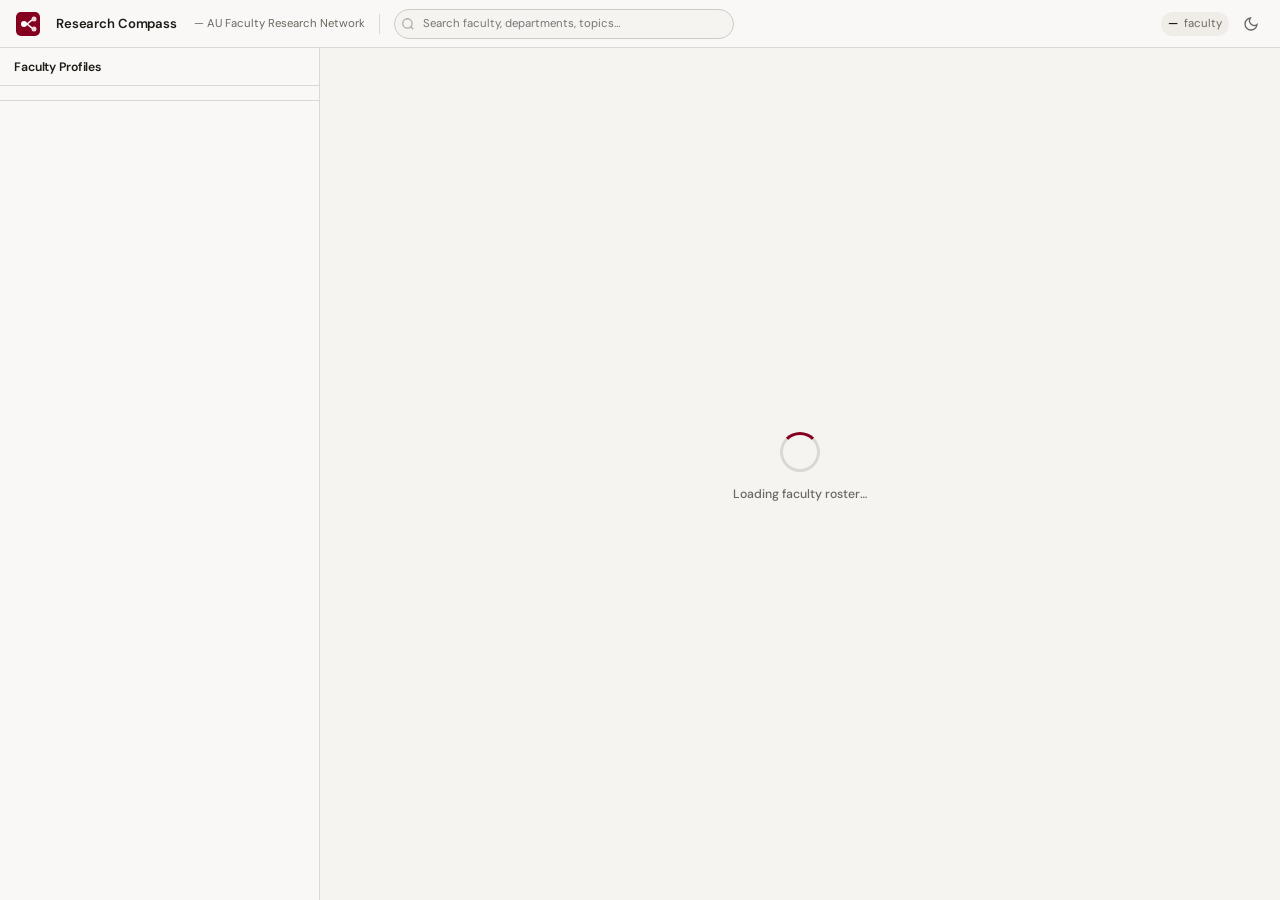
<file: research-compass.html>
<!DOCTYPE html>
<html lang="en">
<head>
<meta charset="UTF-8">
<meta name="viewport" content="width=device-width, initial-scale=1.0">
<title>Research Compass — AU Faculty Research Network</title>
<link rel="preconnect" href="https://fonts.googleapis.com">
<link rel="preconnect" href="https://fonts.gstatic.com" crossorigin>
<link href="https://fonts.googleapis.com/css2?family=DM+Sans:ital,opsz,wght@0,9..40,300..700;1,9..40,300..700&display=swap" rel="stylesheet">
<link rel="stylesheet" href="research-compass.css">
<script src="https://d3js.org/d3.v7.min.js"></script>
</head>
<body>

<div class="app" id="app">

  <!-- TOP BAR -->
  <header class="topbar" role="banner">
    <div class="topbar-logo" aria-label="AU Faculty Research Hub">
      <svg viewBox="0 0 28 28" fill="none" aria-hidden="true">
        <rect x="2" y="2" width="24" height="24" rx="5" fill="var(--color-primary)"/>
        <circle cx="10" cy="14" r="3" fill="white"/>
        <circle cx="20" cy="9" r="2.5" fill="white" opacity="0.85"/>
        <circle cx="20" cy="19" r="2.5" fill="white" opacity="0.85"/>
        <line x1="13" y1="14" x2="17.5" y2="10.3" stroke="white" stroke-width="1.5" stroke-linecap="round"/>
        <line x1="13" y1="14" x2="17.5" y2="17.7" stroke="white" stroke-width="1.5" stroke-linecap="round"/>
      </svg>
    </div>
    <span class="topbar-title">Research Compass</span>
    <span class="topbar-subtitle">— AU Faculty Research Network</span>
    <div class="topbar-divider"></div>
    <div class="topbar-search">
      <svg class="search-icon" width="14" height="14" viewBox="0 0 24 24" fill="none" stroke="currentColor" stroke-width="2.2" aria-hidden="true"><circle cx="11" cy="11" r="8"/><path d="m21 21-4.35-4.35"/></svg>
      <input type="search" id="global-search" placeholder="Search faculty, departments, topics…" aria-label="Search faculty">
    </div>
    <div class="topbar-actions">
      <div class="stat-pill" id="stat-faculty"><strong id="stat-count">—</strong>&nbsp;faculty</div>
      <div class="stat-pill" id="stat-enriched" style="display:none"><strong id="enriched-count">—</strong>&nbsp;with pub data</div>
      <div class="stat-pill" id="stat-connections" style="display:none"><strong id="conn-count">—</strong>&nbsp;connections</div>
      <button class="btn-icon" id="theme-toggle" aria-label="Toggle dark mode">
        <svg width="16" height="16" viewBox="0 0 24 24" fill="none" stroke="currentColor" stroke-width="2"><path d="M21 12.79A9 9 0 1 1 11.21 3 7 7 0 0 0 21 12.79z"/></svg>
      </button>
    </div>
  </header>

  <!-- PROFILES PANEL (left) -->
  <aside class="profiles-panel" aria-label="Faculty directory">
    <div class="panel-header">
      <h2>Faculty Profiles</h2>
      <span id="filtered-count" style="font-size:var(--text-xs);color:var(--color-text-muted)"></span>
    </div>
    <nav class="panel-tabs" role="tablist" aria-label="Filter by school" id="school-tabs">
      <!-- populated from data -->
    </nav>
    <div class="profiles-list" id="profiles-list" role="list" aria-label="Faculty list">
      <div id="skeletons"></div>
    </div>
  </aside>

  <!-- NETWORK PANEL (right) -->
  <main class="network-panel" aria-label="Research collaboration network">
    <div class="source-banner" id="source-banner" style="display:none"></div>
    <div class="network-toolbar" role="toolbar" aria-label="Network controls">
      <span class="toolbar-label">Include:</span>
      <button class="toggle-chip" id="toggle-adjunct" aria-pressed="false"><span class="dot"></span>Adjuncts</button>
      <button class="toggle-chip" id="toggle-visiting" aria-pressed="false"><span class="dot"></span>Visiting / In-Residence</button>
      <button class="toggle-chip" id="toggle-emeritus" aria-pressed="false"><span class="dot"></span>Emeritus</button>
      <div class="toolbar-sep"></div>
      <div class="slider-group">
        <span class="toolbar-label">Min. shared fields:</span>
        <input type="range" id="strength-slider" min="1" max="5" value="3" aria-label="Minimum shared research fields">
        <span class="toolbar-label" id="strength-val">3</span>
      </div>
      <div class="toolbar-sep"></div>
      <span class="toolbar-label">View:</span>
      <button class="view-chip active" data-view="all">All</button>
      <button class="view-chip" data-view="publications">Publications</button>
      <button class="view-chip" data-view="grants">Grants</button>
      <div class="toolbar-sep"></div>
      <div class="legend-item">
        <div class="legend-line" style="background:var(--color-primary)"></div>
        <span>4+ shared fields</span>
      </div>
      <div class="legend-item">
        <div class="legend-line" style="background:var(--link-weak)"></div>
        <span>1–3 shared fields</span>
      </div>
      <div class="legend-item">
        <div class="legend-line" style="background:var(--color-gold)"></div>
        <span>Shared grants</span>
      </div>
      <div class="legend-item">
        <svg width="14" height="14" viewBox="0 0 14 14" fill="none" aria-hidden="true">
          <circle cx="7" cy="7" r="6" stroke="var(--color-gold)" stroke-width="1.8"/>
        </svg>
        <span>Has grant</span>
      </div>
      <div class="toolbar-sep"></div>
      <button class="toggle-chip active" id="toggle-isolated" aria-pressed="true"><span class="dot"></span>Hide unconnected</button>
      <button class="btn-reset" id="reset-view">Reset View</button>
    </div>
    <svg id="network-svg" aria-label="Faculty collaboration network graph">
      <g id="svg-root"></g>
    </svg>
    <!-- Profile Detail Drawer -->
    <aside class="detail-drawer" id="detail-drawer" aria-label="Faculty detail" aria-hidden="true">
      <div class="drawer-header" id="drawer-header">
        <div class="drawer-avatar" id="drawer-avatar"></div>
        <div class="drawer-name-block">
          <div class="drawer-name" id="drawer-name"></div>
          <div class="drawer-dept" id="drawer-dept"></div>
          <span class="drawer-school-badge" id="drawer-school-badge"></span>
        </div>
        <button class="btn-close-drawer" id="close-drawer" aria-label="Close detail panel">
          <svg width="16" height="16" viewBox="0 0 24 24" fill="none" stroke="currentColor" stroke-width="2.2"><path d="M18 6 6 18M6 6l12 12"/></svg>
        </button>
      </div>
      <div class="drawer-stats" id="drawer-stats"></div>
      <div class="drawer-body" id="drawer-body"></div>
      <div class="drawer-links" id="drawer-links"></div>
    </aside>
    <div class="net-tooltip" id="net-tooltip"></div>
    <!-- Loading overlay -->
    <div class="loading-overlay" id="loading-overlay" aria-live="polite">
      <div class="loading-spinner"></div>
      <div class="loading-text" id="loading-text">Loading faculty roster…</div>
      <div class="loading-sub" id="loading-sub"></div>
    </div>
  </main>
</div>

<script src="research-compass.js"></script>
</body>
</html>
</file>
<file: landing.css>
/* ============================================================
   Research Compass — Landing Page
   AU brand: official red #E0263C / blue #004FA2 (per AU creative
   style guide). Display type: EB Garamond (open-source Garamond,
   matches AU's documented Garamond formal typeface). Body/UI type:
   Arial — AU's own documented fallback for GT Walsheim, used here
   since we don't hold a Walsheim license file.
   ============================================================ */

:root {
  --au-red:        #E0263C;
  --au-red-dim:     #b81d30;
  --au-blue:        #004FA2;
  --au-blue-dim:    #003b7a;
  --au-navy:        #182449;

  --ink:            #101826;
  --ink-muted:      #4a5568;
  --bg-page:        #ffffff;
  --bg-soft:        #eef3fa;
  --card-bg:        #edf1f7;
  --card-border:    #dde4ee;

  --font-display:   'EB Garamond', Georgia, 'Times New Roman', serif;
  --font-body:      Arial, Helvetica, sans-serif;

  --space-2: 0.5rem;  --space-3: 0.75rem; --space-4: 1rem;
  --space-6: 1.5rem;  --space-8: 2rem;    --space-10: 2.5rem;
  --space-12: 3rem;   --space-16: 4rem;   --space-20: 5rem;

  --radius-card: 1.75rem;
  --radius-pill: 999px;

  --ease-out: cubic-bezier(0.16, 1, 0.3, 1);
}

*, *::before, *::after { box-sizing: border-box; margin: 0; padding: 0; }
html { scroll-behavior: smooth; }
body {
  font-family: var(--font-body);
  color: var(--ink);
  background: var(--bg-page);
  -webkit-font-smoothing: antialiased;
  line-height: 1.5;
}
img { display: block; max-width: 100%; }
a { color: inherit; text-decoration: none; }

.skip-link {
  position: absolute;
  left: -9999px;
  top: 0;
  background: var(--au-blue);
  color: #fff;
  padding: var(--space-3) var(--space-4);
  z-index: 100;
  font-weight: 600;
}
.skip-link:focus {
  left: var(--space-4);
  top: var(--space-4);
}

:focus-visible {
  outline: 3px solid #fff;
  outline-offset: 2px;
  box-shadow: 0 0 0 5px rgba(16, 24, 38, 0.55);
  border-radius: 4px;
}

@media (prefers-reduced-motion: reduce) {
  html { scroll-behavior: auto; }
  *, *::before, *::after {
    animation-duration: 0.01ms !important;
    animation-iteration-count: 1 !important;
    transition-duration: 0.01ms !important;
    scroll-behavior: auto !important;
  }
}

/* ── Buttons ── */
.btn {
  display: inline-flex;
  align-items: center;
  gap: var(--space-2);
  padding: 0.9rem 1.75rem;
  border-radius: var(--radius-pill);
  font-family: var(--font-body);
  font-size: 1rem;
  font-weight: 600;
  letter-spacing: 0.01em;
  cursor: pointer;
  transition: transform 240ms var(--ease-out), background 240ms var(--ease-out), box-shadow 240ms var(--ease-out);
}
.btn svg { transition: transform 240ms var(--ease-out); }
.btn:hover svg { transform: translateX(3px); }
.btn-primary {
  background: rgba(255, 255, 255, 0.14);
  color: #fff;
  border: 1px solid rgba(255, 255, 255, 0.45);
  backdrop-filter: blur(16px) saturate(140%);
  -webkit-backdrop-filter: blur(16px) saturate(140%);
}
.btn-primary:hover {
  background: rgba(255, 255, 255, 0.24);
  transform: translateY(-2px);
  box-shadow: 0 8px 30px rgba(0, 0, 0, 0.25);
}

/* ── Eyebrow label ── */
.eyebrow {
  font-family: var(--font-body);
  font-size: 0.8rem;
  font-weight: 700;
  letter-spacing: 0.14em;
  text-transform: uppercase;
  color: var(--au-blue);
}
.eyebrow--light { color: rgba(255, 255, 255, 0.85); }
.eyebrow-row {
  display: flex;
  align-items: center;
  gap: var(--space-4);
  margin-bottom: var(--space-10);
}
.rule { width: 3.5rem; height: 1px; background: var(--au-red); flex-shrink: 0; }

/* ============================================================
   HERO
   ============================================================ */
.hero {
  position: relative;
  min-height: 100vh;
  min-height: 100dvh;
  display: flex;
  align-items: center;
  overflow: hidden;
  background: #060a12;
}
.hero-media { position: absolute; inset: 0; width: 100%; height: 100%; z-index: 0; }
.hero-media img { width: 100%; height: 100%; object-fit: cover; object-position: right center; }
.hero-scrim {
  position: absolute; inset: 0; z-index: 1;
  background:
    linear-gradient(100deg, rgba(6,10,18,0.94) 0%, rgba(6,10,18,0.72) 38%, rgba(6,10,18,0.15) 65%),
    linear-gradient(0deg, rgba(6,10,18,0.55) 0%, rgba(6,10,18,0) 30%);
}
.hero-glow {
  position: absolute;
  z-index: 2;
  width: 46vw;
  height: 46vw;
  max-width: 620px;
  max-height: 620px;
  border-radius: 50%;
  background: radial-gradient(circle, rgba(120, 170, 255, 0.20) 0%, rgba(120, 170, 255, 0.08) 45%, transparent 72%);
  filter: blur(10px);
  pointer-events: none;
  transform: translate(-50%, -50%);
  left: 50%; top: 50%;
  mix-blend-mode: screen;
  opacity: 0;
  transition: opacity 600ms var(--ease-out);
  will-change: transform;
}
.hero-glow.is-active { opacity: 1; }

.hero-content {
  position: relative;
  z-index: 3;
  max-width: 640px;
  padding: 0 6vw;
}
.hero-logo {
  height: 42px;
  width: auto;
  margin-bottom: var(--space-10);
}
.hero-title {
  font-family: var(--font-display);
  font-weight: 600;
  font-size: clamp(2.75rem, 6.2vw, 5.25rem);
  line-height: 1.03;
  letter-spacing: -0.01em;
  color: #fff;
  margin-bottom: var(--space-3);
}
.hero-tagline {
  font-family: var(--font-display);
  font-style: italic;
  font-size: clamp(1.15rem, 2vw, 1.5rem);
  color: rgba(255, 255, 255, 0.88);
  margin-bottom: var(--space-6);
}
.hero-sub {
  font-size: 1.0625rem;
  line-height: 1.65;
  color: rgba(255, 255, 255, 0.75);
  max-width: 46ch;
  margin-bottom: var(--space-10);
}

.scroll-cue {
  position: absolute;
  bottom: var(--space-8);
  left: 50%;
  transform: translateX(-50%);
  z-index: 3;
  color: rgba(255, 255, 255, 0.65);
  display: flex;
  align-items: center;
  justify-content: center;
  width: 40px; height: 40px;
  border-radius: 50%;
  border: 1px solid rgba(255, 255, 255, 0.3);
  transition: border-color 200ms, color 200ms, transform 200ms var(--ease-out);
  animation: cueBob 2.4s ease-in-out infinite;
}
.scroll-cue:hover { color: #fff; border-color: rgba(255, 255, 255, 0.7); }
@keyframes cueBob {
  0%, 100% { transform: translateX(-50%) translateY(0); }
  50% { transform: translateX(-50%) translateY(6px); }
}
@media (prefers-reduced-motion: reduce) {
  .scroll-cue { animation: none; }
}

/* ============================================================
   RESOURCES / CARDS
   ============================================================ */
.resources {
  background: linear-gradient(180deg, #ffffff 0%, var(--bg-soft) 100%);
  padding: var(--space-20) 6vw var(--space-16);
}
.resources-inner { max-width: 1240px; margin: 0 auto; }

.card-grid {
  display: grid;
  grid-template-columns: repeat(3, 1fr);
  gap: var(--space-3);
}

.card {
  position: relative;
  display: block;
  min-height: 420px;
  border-radius: var(--radius-card);
  overflow: hidden;
  background: var(--card-bg);
  border: 1px solid var(--card-border);
  padding: var(--space-8);
  display: flex;
  align-items: flex-end;
  isolation: isolate;
  transition: background 420ms var(--ease-out), border-color 420ms var(--ease-out), transform 300ms var(--ease-out), box-shadow 300ms var(--ease-out);
}
.card:hover, .card:focus-visible {
  background: var(--au-blue);
  border-color: var(--au-blue);
  transform: translateY(-4px);
  box-shadow: 0 20px 48px rgba(0, 40, 90, 0.28);
}

.card-particles {
  position: absolute;
  inset: 0;
  width: 100%;
  height: 100%;
  z-index: 0;
  transition: opacity 420ms var(--ease-out);
}
.card-particles--rest { opacity: 1; }
.card-particles--hover { opacity: 0; }
.card:hover .card-particles--rest,
.card:focus-visible .card-particles--rest { opacity: 0; }
.card:hover .card-particles--hover,
.card:focus-visible .card-particles--hover { opacity: 1; }

.card-body { position: relative; z-index: 1; }
.card-title {
  font-family: var(--font-display);
  font-weight: 600;
  font-size: clamp(1.35rem, 1.7vw, 1.65rem);
  line-height: 1.15;
  color: var(--ink);
  margin-bottom: var(--space-3);
  transition: color 420ms var(--ease-out);
}
.card-text {
  font-size: 0.9375rem;
  line-height: 1.6;
  color: var(--ink-muted);
  max-width: 34ch;
  margin-bottom: var(--space-6);
  transition: color 420ms var(--ease-out);
}
.card-cta {
  display: inline-flex;
  align-items: center;
  gap: var(--space-2);
  font-size: 0.875rem;
  font-weight: 700;
  color: var(--au-red);
  transition: color 420ms var(--ease-out), gap 200ms var(--ease-out);
}
.card-cta svg { transition: transform 240ms var(--ease-out); }
.card:hover .card-cta, .card:focus-visible .card-cta { color: #fff; }
.card:hover .card-cta svg, .card:focus-visible .card-cta svg { transform: translateX(4px); }
.card:hover .card-title, .card:focus-visible .card-title { color: #fff; }
.card:hover .card-text, .card:focus-visible .card-text { color: rgba(255, 255, 255, 0.82); }

/* ============================================================
   FOOTER
   ============================================================ */
.site-footer {
  background: #fff;
  border-top: 1px solid var(--card-border);
  padding: var(--space-12) 6vw var(--space-16);
}
.footer-inner {
  max-width: 1240px;
  margin: 0 auto;
  display: flex;
  flex-direction: column;
  align-items: center;
  gap: var(--space-6);
  text-align: center;
}
.footer-logos {
  display: flex;
  align-items: center;
  gap: var(--space-6);
  flex-wrap: wrap;
  justify-content: center;
}
.footer-logo--cfe { height: 44px; width: auto; }
.footer-logo--au { height: 40px; width: auto; }
.footer-divider {
  width: 1px;
  height: 32px;
  background: var(--card-border);
}
.footer-text {
  font-size: 0.875rem;
  color: var(--ink-muted);
  max-width: 46ch;
}

/* ============================================================
   SCROLL REVEAL
   ============================================================ */
.reveal {
  opacity: 0;
  transform: translateY(22px);
  transition: opacity 700ms var(--ease-out), transform 700ms var(--ease-out);
}
.reveal.is-visible { opacity: 1; transform: translateY(0); }
@media (prefers-reduced-motion: reduce) {
  .reveal { transform: none; transition: opacity 300ms ease; }
}

.hero-content .reveal:nth-child(1) { transition-delay: 60ms; }
.hero-content .reveal:nth-child(2) { transition-delay: 160ms; }
.hero-content .reveal:nth-child(3) { transition-delay: 260ms; }
.hero-content .reveal:nth-child(4) { transition-delay: 360ms; }
.hero-content .reveal:nth-child(5) { transition-delay: 460ms; }

.card-grid .card:nth-child(1) { transition-delay: 0ms; }
.card-grid .card:nth-child(2) { transition-delay: 90ms; }
.card-grid .card:nth-child(3) { transition-delay: 180ms; }

/* ============================================================
   RESPONSIVE
   ============================================================ */
@media (max-width: 900px) {
  .card-grid { grid-template-columns: 1fr; }
  .card { min-height: 300px; }
  .resources { padding: var(--space-16) 6vw var(--space-12); }
}

@media (max-width: 700px) {
  .hero-content { padding: 0 7vw; max-width: 100%; }
  .hero-logo { height: 32px; margin-bottom: var(--space-8); }
  .hero-sub { max-width: 100%; }
  .btn-primary { width: 100%; justify-content: center; }
  .hero-glow { display: none; }
  .card { padding: var(--space-6); align-items: flex-end; }
}

@media (max-width: 420px) {
  .hero-title { font-size: 2.35rem; }
}
</file>
<file: research-compass.css>
/* ============================================================
   AU Faculty Research Hub v3
   Palette: AU red accent (#84001E) on warm neutrals — DM Sans
   v3 principles: real data only, honest empty states
   ============================================================ */

:root, [data-theme="light"] {
  --color-bg:             #f6f4f1;
  --color-surface:        #f9f8f6;
  --color-surface-2:      #fdfcfb;
  --color-surface-offset: #f0ede9;
  --color-surface-dynamic:#e8e4de;
  --color-divider:        #dbd8d2;
  --color-border:         #cec9c2;
  --color-text:           #1e1b16;
  --color-text-muted:     #6b6760;
  --color-text-faint:     #b0ada8;
  --color-text-inverse:   #f9f8f6;
  --color-primary:        #84001E;
  --color-primary-hover:  #6a0018;
  --color-primary-active: #500012;
  --color-primary-highlight: #f0dde1;
  --color-success:        #3a7a22;
  --color-gold:           #b07a00;
  --color-blue:           #005a8e;
  --color-purple:         #6a2faa;
  --color-teal:           #017070;
  --color-orange:         #b85c00;
  --radius-sm: 0.375rem;
  --radius-md: 0.5rem;
  --radius-lg: 0.75rem;
  --radius-full: 9999px;
  --shadow-sm: 0 1px 2px oklch(0.2 0.01 50 / 0.06);
  --shadow-md: 0 4px 12px oklch(0.2 0.01 50 / 0.09);
  --shadow-lg: 0 12px 32px oklch(0.2 0.01 50 / 0.13);
  --transition: 160ms cubic-bezier(0.16, 1, 0.3, 1);
  --font-body: 'DM Sans', 'Helvetica Neue', sans-serif;
  --text-xs:   clamp(0.75rem,  0.7rem  + 0.25vw, 0.8125rem);
  --text-sm:   clamp(0.8125rem,0.78rem + 0.2vw,  0.875rem);
  --text-base: clamp(0.875rem, 0.85rem + 0.2vw,  0.9375rem);
  --text-lg:   clamp(1rem,     0.95rem + 0.35vw, 1.125rem);
  --text-xl:   clamp(1.125rem, 1rem    + 0.75vw, 1.375rem);
  --space-1: 0.25rem; --space-2: 0.5rem; --space-3: 0.75rem;
  --space-4: 1rem;    --space-5: 1.25rem;--space-6: 1.5rem;
  --space-8: 2rem;    --space-10: 2.5rem;--space-12: 3rem;
  /* School palette — light theme */
  --school-cas:   #84001E;
  --school-spa:   #005a8e;
  --school-sis:   #017070;
  --school-wcl:   #3a7a22;
  --school-soc:   #c2185b;
  --school-kogod: #6a2faa;
  --school-soe:   #455a64;
  --school-other: #6b6760;
  --link-weak:    #b5b1ab;
}
[data-theme="dark"] {
  --color-bg:             #141210;
  --color-surface:        #1a1714;
  --color-surface-2:      #1e1c19;
  --color-surface-offset: #1c1a17;
  --color-surface-dynamic:#2a2825;
  --color-divider:        #242220;
  --color-border:         #363330;
  --color-text:           #ccc9c4;
  --color-text-muted:     #766f67;
  --color-text-faint:     #504c47;
  --color-text-inverse:   #2a2724;
  --color-primary:        #e05a7a;
  --color-primary-hover:  #f07090;
  --color-primary-active: #f890a8;
  --color-primary-highlight: #3a1f24;
  --color-success:        #5faa3f;
  --color-gold:           #e8af34;
  --color-blue:           #5591c7;
  --color-purple:         #a86fdf;
  --color-teal:           #4f98a3;
  --color-orange:         #fdab43;
  --shadow-sm: 0 1px 2px oklch(0 0 0 / 0.25);
  --shadow-md: 0 4px 12px oklch(0 0 0 / 0.35);
  --shadow-lg: 0 12px 32px oklch(0 0 0 / 0.45);
  /* School palette — brighter variants for dark backgrounds */
  --school-cas:   #e8607e;
  --school-spa:   #55a4dd;
  --school-sis:   #43b8b8;
  --school-wcl:   #7cc85a;
  --school-soc:   #f27bae;
  --school-kogod: #b088ee;
  --school-soe:   #93aebc;
  --school-other: #a8a39c;
  --link-weak:    #4e4a45;
}
@media (prefers-color-scheme: dark) {
  :root:not([data-theme]) {
    --color-bg: #141210; --color-surface: #1a1714; --color-surface-2: #1e1c19;
    --color-surface-offset: #1c1a17; --color-surface-dynamic: #2a2825;
    --color-divider: #242220; --color-border: #363330;
    --color-text: #ccc9c4; --color-text-muted: #766f67; --color-text-faint: #504c47;
    --color-text-inverse: #2a2724;
    --color-primary: #e05a7a; --color-primary-hover: #f07090; --color-primary-active: #f890a8;
    --color-primary-highlight: #3a1f24;
    --shadow-sm: 0 1px 2px oklch(0 0 0 / 0.25);
    --shadow-md: 0 4px 12px oklch(0 0 0 / 0.35);
    --shadow-lg: 0 12px 32px oklch(0 0 0 / 0.45);
    --school-cas:   #e8607e;
    --school-spa:   #55a4dd;
    --school-sis:   #43b8b8;
    --school-wcl:   #7cc85a;
    --school-soc:   #f27bae;
    --school-kogod: #b088ee;
    --school-soe:   #93aebc;
    --school-other: #a8a39c;
    --link-weak:    #4e4a45;
  }
}

*, *::before, *::after { box-sizing: border-box; margin: 0; padding: 0; }
html, body { height: 100%; overflow: hidden; font-family: var(--font-body); font-size: var(--text-sm); color: var(--color-text); background: var(--color-bg); -webkit-font-smoothing: antialiased; }
button { cursor: pointer; border: none; background: none; font: inherit; color: inherit; }
input { font: inherit; color: inherit; }
a { color: var(--color-primary); text-decoration: none; }
a:hover { text-decoration: underline; }
::selection { background: oklch(from var(--color-primary) l c h / 0.18); color: var(--color-text); }
:focus-visible { outline: 2px solid var(--color-primary); outline-offset: 2px; border-radius: var(--radius-sm); }
@media (prefers-reduced-motion: reduce) { *, *::before, *::after { animation-duration: 0.01ms !important; transition-duration: 0.01ms !important; } }

/* ── App Shell ── */
.app {
  display: grid;
  grid-template-columns: 320px 1fr;
  grid-template-rows: 48px 1fr;
  height: 100dvh;
}

/* ── Top Bar ── */
.topbar {
  grid-column: 1 / -1;
  display: flex;
  align-items: center;
  gap: var(--space-4);
  padding: 0 var(--space-4);
  background: var(--color-surface);
  border-bottom: 1px solid var(--color-divider);
  z-index: 20;
}
.topbar-logo { display: flex; align-items: center; gap: var(--space-2); flex-shrink: 0; }
.topbar-logo svg { width: 28px; height: 28px; }
.topbar-title { font-size: var(--text-base); font-weight: 600; letter-spacing: -0.01em; white-space: nowrap; }
.topbar-subtitle { font-size: var(--text-xs); color: var(--color-text-muted); margin-left: var(--space-1); display: none; }
@media (min-width: 700px) { .topbar-subtitle { display: inline; } }
.topbar-divider { width: 1px; height: 20px; background: var(--color-divider); flex-shrink: 0; }
.topbar-search { flex: 1; max-width: 340px; position: relative; }
.topbar-search input {
  width: 100%;
  height: 30px;
  padding: 0 var(--space-3) 0 var(--space-8);
  background: var(--color-bg);
  border: 1px solid var(--color-border);
  border-radius: var(--radius-full);
  font-size: var(--text-xs);
  outline: none;
  transition: border-color var(--transition), box-shadow var(--transition);
}
.topbar-search input:focus { border-color: var(--color-primary); box-shadow: 0 0 0 3px oklch(from var(--color-primary) l c h / 0.12); }
.topbar-search .search-icon {
  position: absolute;
  left: var(--space-2);
  top: 50%;
  transform: translateY(-50%);
  color: var(--color-text-faint);
  pointer-events: none;
}
.topbar-actions { display: flex; align-items: center; gap: var(--space-2); margin-left: auto; }
.btn-icon {
  width: 30px; height: 30px;
  display: flex; align-items: center; justify-content: center;
  border-radius: var(--radius-md);
  color: var(--color-text-muted);
  transition: background var(--transition), color var(--transition);
}
.btn-icon:hover { background: var(--color-surface-offset); color: var(--color-text); }
.stat-pill {
  display: flex; align-items: center; gap: var(--space-1);
  padding: 0 var(--space-2);
  height: 24px;
  background: var(--color-surface-offset);
  border-radius: var(--radius-full);
  font-size: var(--text-xs);
  color: var(--color-text-muted);
  white-space: nowrap;
}
.stat-pill strong { color: var(--color-text); font-weight: 600; }

/* ── Left Panel: Profiles Directory ── */
.profiles-panel {
  grid-column: 1;
  grid-row: 2;
  display: flex;
  flex-direction: column;
  background: var(--color-surface);
  border-right: 1px solid var(--color-divider);
  overflow: hidden;
}
.panel-header {
  padding: var(--space-3) var(--space-4);
  border-bottom: 1px solid var(--color-divider);
  display: flex;
  align-items: center;
  justify-content: space-between;
  flex-shrink: 0;
}
.panel-header h2 { font-size: var(--text-sm); font-weight: 600; letter-spacing: -0.01em; }
.panel-tabs {
  display: flex;
  gap: 0;
  padding: var(--space-2) var(--space-4);
  border-bottom: 1px solid var(--color-divider);
  flex-shrink: 0;
  overflow-x: auto;
}
.panel-tab {
  padding: var(--space-1) var(--space-3);
  font-size: var(--text-xs);
  font-weight: 500;
  border-radius: var(--radius-full);
  color: var(--color-text-muted);
  white-space: nowrap;
  transition: background var(--transition), color var(--transition);
}
.panel-tab:hover { background: var(--color-surface-offset); color: var(--color-text); }
.panel-tab.active { background: var(--color-primary-highlight); color: var(--color-primary); }
.profiles-list { flex: 1; overflow-y: auto; overscroll-behavior: contain; }
.profile-card {
  display: flex;
  align-items: flex-start;
  gap: var(--space-3);
  padding: var(--space-3) var(--space-4);
  border-bottom: 1px solid var(--color-divider);
  cursor: pointer;
  transition: background var(--transition);
  position: relative;
}
.profile-card:hover { background: var(--color-surface-offset); }
.profile-card.active { background: var(--color-primary-highlight); }
.profile-avatar {
  width: 36px; height: 36px;
  border-radius: var(--radius-full);
  display: flex; align-items: center; justify-content: center;
  font-weight: 700;
  font-size: var(--text-sm);
  flex-shrink: 0;
  color: white;
}
.profile-info { flex: 1; min-width: 0; }
.profile-name {
  font-size: var(--text-sm);
  font-weight: 600;
  letter-spacing: -0.01em;
  white-space: nowrap;
  overflow: hidden;
  text-overflow: ellipsis;
}
.profile-dept {
  font-size: var(--text-xs);
  color: var(--color-text-muted);
  margin-top: 1px;
  white-space: nowrap;
  overflow: hidden;
  text-overflow: ellipsis;
}
.profile-meta { display: flex; gap: var(--space-2); margin-top: var(--space-1); flex-wrap: wrap; }
.profile-badge {
  font-size: 11px;
  padding: 1px var(--space-2);
  border-radius: var(--radius-full);
  font-weight: 500;
  background: var(--color-surface-offset);
  color: var(--color-text-muted);
  border: 1px solid var(--color-border);
}
.profile-stat { font-size: 11px; color: var(--color-text-muted); display: flex; align-items: center; gap: 2px; }
.rank-badge {
  font-size: 10px;
  padding: 1px 6px;
  border-radius: var(--radius-full);
  font-weight: 600;
  border: 1px solid var(--color-border);
  color: var(--color-text-muted);
}
/* skeleton */
@keyframes shimmer { 0%{background-position:-200% 0} 100%{background-position:200% 0} }
.skeleton {
  background: linear-gradient(90deg, var(--color-surface-offset) 25%, var(--color-surface-dynamic) 50%, var(--color-surface-offset) 75%);
  background-size: 200% 100%;
  animation: shimmer 1.4s ease-in-out infinite;
  border-radius: var(--radius-sm);
}
.skel-card { padding: var(--space-3) var(--space-4); display:flex; gap:var(--space-3); border-bottom:1px solid var(--color-divider); }
.skel-avatar { width:36px; height:36px; border-radius:50%; flex-shrink:0; }
.skel-lines { flex:1; display:flex; flex-direction:column; gap:var(--space-2); padding-top:2px; }
.skel-line { height:12px; }

/* ── Right Panel: Network Map ── */
.network-panel {
  grid-column: 2;
  grid-row: 2;
  display: flex;
  flex-direction: column;
  overflow: hidden;
  position: relative;
}
.network-toolbar {
  display: flex;
  align-items: center;
  gap: var(--space-3);
  padding: var(--space-2) var(--space-4);
  background: var(--color-surface);
  border-bottom: 1px solid var(--color-divider);
  flex-shrink: 0;
  flex-wrap: wrap;
}
.toolbar-label { font-size: var(--text-xs); color: var(--color-text-muted); font-weight: 500; white-space: nowrap; }
.filter-chips { display: flex; gap: var(--space-1); flex-wrap: wrap; }
.chip {
  padding: 3px var(--space-3);
  font-size: var(--text-xs);
  font-weight: 500;
  border-radius: var(--radius-full);
  border: 1px solid var(--color-border);
  background: var(--color-surface-2);
  color: var(--color-text-muted);
  cursor: pointer;
  transition: all var(--transition);
  white-space: nowrap;
}
.chip:hover { border-color: var(--color-primary); color: var(--color-primary); }
.chip.active { background: var(--color-primary); border-color: var(--color-primary); color: white; }
.toolbar-sep { width:1px; height:18px; background:var(--color-divider); flex-shrink:0; }
.slider-group { display:flex; align-items:center; gap:var(--space-2); }
.slider-group input[type=range] { width: 80px; accent-color: var(--color-primary); cursor: pointer; }
.toggle-chip {
  display: flex; align-items: center; gap: 5px;
  padding: 3px var(--space-3); font-size: var(--text-xs); font-weight: 500;
  border-radius: var(--radius-full); border: 1px solid var(--color-border);
  background: var(--color-surface-2); color: var(--color-text-muted);
  cursor: pointer; transition: all var(--transition); white-space: nowrap;
}
.toggle-chip .dot { width: 7px; height: 7px; border-radius: 50%; background: currentColor; flex-shrink: 0; opacity: 0.35; }
.toggle-chip.active { border-color: var(--color-primary); color: var(--color-primary); }
.toggle-chip.active .dot { opacity: 1; }
/* ── View chips (All / Publications / Grants) + legend ── */
.view-chip {
  padding: 3px var(--space-3); font-size: var(--text-xs); font-weight: 500;
  border-radius: var(--radius-full); border: 1px solid var(--color-border);
  background: var(--color-surface-2); color: var(--color-text-muted);
  cursor: pointer; transition: all var(--transition); white-space: nowrap;
}
.view-chip:hover { border-color: var(--color-text-muted); color: var(--color-text); }
.view-chip.active[data-view="all"]          { background: var(--color-text); border-color: var(--color-text); color: var(--color-surface); }
.view-chip.active[data-view="publications"] { background: var(--color-primary); border-color: var(--color-primary); color: white; }
.view-chip.active[data-view="grants"]       { background: var(--color-gold); border-color: var(--color-gold); color: white; }
.legend-item { display: flex; align-items: center; gap: 5px; font-size: var(--text-xs); color: var(--color-text-muted); white-space: nowrap; }
.legend-line { width: 18px; height: 3px; border-radius: 2px; flex-shrink: 0; }
.grant-badge {
  font-size: 10px; padding: 1px 6px; border-radius: var(--radius-full);
  border: 1px solid var(--color-gold); color: var(--color-gold);
  background: color-mix(in srgb, var(--color-gold) 8%, transparent); font-weight: 600;
}

.btn-reset {
  padding: 4px var(--space-3);
  font-size: var(--text-xs);
  font-weight: 500;
  border-radius: var(--radius-md);
  border: 1px solid var(--color-border);
  background: var(--color-surface-2);
  color: var(--color-text-muted);
  transition: all var(--transition);
  margin-left: auto;
}
.btn-reset:hover { border-color: var(--color-text-muted); color: var(--color-text); }

/* ── Data-source banner (honest provenance) ── */
.source-banner {
  display: flex; align-items: center; gap: var(--space-2);
  padding: var(--space-1) var(--space-4);
  background: var(--color-surface-offset);
  border-bottom: 1px solid var(--color-divider);
  font-size: var(--text-xs);
  color: var(--color-text-muted);
  flex-shrink: 0;
}
.source-banner.warn { color: var(--color-orange); }

/* ── SVG Canvas ── */
#network-svg { flex: 1; width: 100%; height: 100%; display: block; cursor: grab; }
#network-svg:active { cursor: grabbing; }

/* ── Profile Detail Drawer ── */
.detail-drawer {
  position: absolute;
  top: 0; right: 0;
  width: 340px;
  height: 100%;
  background: var(--color-surface-2);
  border-left: 1px solid var(--color-divider);
  display: flex;
  flex-direction: column;
  transform: translateX(100%);
  transition: transform 280ms cubic-bezier(0.16, 1, 0.3, 1);
  z-index: 10;
  overflow: hidden;
  box-shadow: var(--shadow-lg);
}
.detail-drawer.open { transform: translateX(0); }
.drawer-header {
  padding: var(--space-4);
  border-bottom: 1px solid var(--color-divider);
  display: flex;
  align-items: flex-start;
  gap: var(--space-3);
  flex-shrink: 0;
}
.drawer-avatar {
  width: 48px; height: 48px;
  border-radius: var(--radius-full);
  display: flex; align-items: center; justify-content: center;
  font-weight: 700;
  font-size: var(--text-lg);
  color: white;
  flex-shrink: 0;
}
.drawer-name-block { flex: 1; min-width: 0; }
.drawer-name { font-size: var(--text-lg); font-weight: 700; letter-spacing: -0.02em; line-height: 1.2; }
.drawer-dept { font-size: var(--text-xs); color: var(--color-text-muted); margin-top: 2px; }
.drawer-school-badge {
  display: inline-block;
  margin-top: var(--space-1);
  padding: 2px var(--space-2);
  border-radius: var(--radius-full);
  font-size: 11px;
  font-weight: 600;
  color: white;
}
.btn-close-drawer {
  width: 28px; height: 28px;
  display: flex; align-items: center; justify-content: center;
  border-radius: var(--radius-md);
  color: var(--color-text-muted);
  flex-shrink: 0;
  transition: background var(--transition);
}
.btn-close-drawer:hover { background: var(--color-surface-offset); color: var(--color-text); }
.drawer-stats {
  display: grid;
  grid-template-columns: 1fr 1fr 1fr;
  gap: 1px;
  background: var(--color-divider);
  flex-shrink: 0;
}
.drawer-stat { padding: var(--space-3); background: var(--color-surface-2); text-align: center; }
.drawer-stat-value {
  font-size: var(--text-xl);
  font-weight: 700;
  letter-spacing: -0.02em;
  font-variant-numeric: tabular-nums;
}
.drawer-stat-label { font-size: var(--text-xs); color: var(--color-text-muted); margin-top: 1px; }
.drawer-body { flex: 1; overflow-y: auto; overscroll-behavior: contain; padding: var(--space-4); }
.drawer-section-title {
  font-size: var(--text-xs);
  font-weight: 600;
  text-transform: uppercase;
  letter-spacing: 0.06em;
  color: var(--color-text-muted);
  margin-bottom: var(--space-2);
  margin-top: var(--space-4);
}
.drawer-section-title:first-child { margin-top: 0; }
.topic-chips { display: flex; flex-wrap: wrap; gap: var(--space-1); margin-bottom: var(--space-2); }
.topic-chip {
  padding: 3px var(--space-2);
  font-size: 11px;
  border-radius: var(--radius-full);
  background: var(--color-surface-offset);
  color: var(--color-text-muted);
  border: 1px solid var(--color-border);
}
.drawer-note {
  font-size: var(--text-xs);
  color: var(--color-text-muted);
  padding: var(--space-2) var(--space-3);
  background: var(--color-surface-offset);
  border-radius: var(--radius-md);
  border: 1px solid var(--color-border);
  line-height: 1.5;
}
.drawer-note.pending { border-color: var(--color-orange); color: var(--color-orange); }
.collab-item {
  display: flex;
  align-items: center;
  gap: var(--space-2);
  padding: var(--space-2) var(--space-2);
  border-radius: var(--radius-md);
  cursor: pointer;
  transition: background var(--transition);
  text-decoration: none;
  color: inherit;
}
.collab-item:hover { background: var(--color-surface-offset); }
.collab-avatar {
  width: 28px; height: 28px;
  border-radius: var(--radius-full);
  display: flex; align-items: center; justify-content: center;
  font-size: 11px; font-weight: 700; color: white;
  flex-shrink: 0;
}
.collab-name { font-size: var(--text-xs); font-weight: 600; }
.collab-shared { font-size: 11px; color: var(--color-text-muted); }
.drawer-links { flex-shrink: 0; border-top: 1px solid var(--color-divider); }
.drawer-ext-link {
  display: flex;
  align-items: center;
  gap: var(--space-1);
  padding: var(--space-2) var(--space-4);
  font-size: var(--text-xs);
  color: var(--color-text-muted);
  text-decoration: none;
  transition: background var(--transition);
}
.drawer-ext-link:hover { background: var(--color-surface-offset); color: var(--color-text); text-decoration: none; }

/* ── Loading overlay ── */
.loading-overlay {
  position: absolute;
  inset: 0;
  display: flex;
  flex-direction: column;
  align-items: center;
  justify-content: center;
  background: var(--color-bg);
  z-index: 30;
  gap: var(--space-4);
  transition: opacity 400ms ease;
}
.loading-overlay.hidden { opacity: 0; pointer-events: none; }
.loading-spinner {
  width: 40px; height: 40px;
  border: 3px solid var(--color-divider);
  border-top-color: var(--color-primary);
  border-radius: 50%;
  animation: spin 0.8s linear infinite;
}
@keyframes spin { to { transform: rotate(360deg); } }
.loading-text { font-size: var(--text-sm); color: var(--color-text-muted); font-weight: 500; }
.loading-sub { font-size: var(--text-xs); color: var(--color-text-faint); max-width: 50ch; text-align: center; line-height: 1.5; }

/* ── Empty / Error states ── */
.empty-state {
  display: flex; flex-direction: column; align-items: center;
  justify-content: center; padding: var(--space-10); text-align: center;
  color: var(--color-text-muted); height: 200px;
}
.empty-state svg { color: var(--color-text-faint); margin-bottom: var(--space-3); }
.empty-state p { font-size: var(--text-xs); max-width: 26ch; line-height: 1.5; }

/* ── D3 network styles ── */
.node circle { stroke-width: 1.5; cursor: pointer; transition: opacity 200ms; }
.node circle:hover { stroke-width: 2.5; }
.node text { pointer-events: none; font-family: var(--font-body); }
.link { stroke-opacity: 0.3; transition: stroke-opacity 200ms; cursor: pointer; }
.link.highlighted { stroke-opacity: 0.85; }
.grant-link { stroke-opacity: 0.6; transition: stroke-opacity 200ms; cursor: pointer; }
.grant-link.highlighted { stroke-opacity: 1; }
.grant-link.dimmed { stroke-opacity: 0.04; }
.node.dimmed circle { opacity: 0.15; }
.node.dimmed text { opacity: 0.08; }
.link.dimmed { stroke-opacity: 0.04; }

/* ── Tooltip ── */
.net-tooltip {
  position: absolute;
  pointer-events: none;
  background: var(--color-surface-2);
  border: 1px solid var(--color-border);
  border-radius: var(--radius-md);
  padding: var(--space-2) var(--space-3);
  font-size: var(--text-xs);
  box-shadow: var(--shadow-md);
  max-width: 220px;
  z-index: 5;
  opacity: 0;
  transition: opacity 120ms;
}
.net-tooltip.visible { opacity: 1; }
.net-tooltip strong { display: block; font-weight: 600; margin-bottom: 2px; }

/* ── List sections synced with the network view ── */
.list-section-header {
  padding: var(--space-2) var(--space-4);
  font-size: 11px;
  font-weight: 600;
  text-transform: uppercase;
  letter-spacing: 0.06em;
  color: var(--color-text-muted);
  background: var(--color-surface-offset);
  border-bottom: 1px solid var(--color-divider);
  position: sticky;
  top: 0;
  z-index: 1;
}
.profile-card.not-in-view { opacity: 0.55; }
.profile-card.not-in-view:hover, .profile-card.not-in-view.active { opacity: 1; }
</file>
